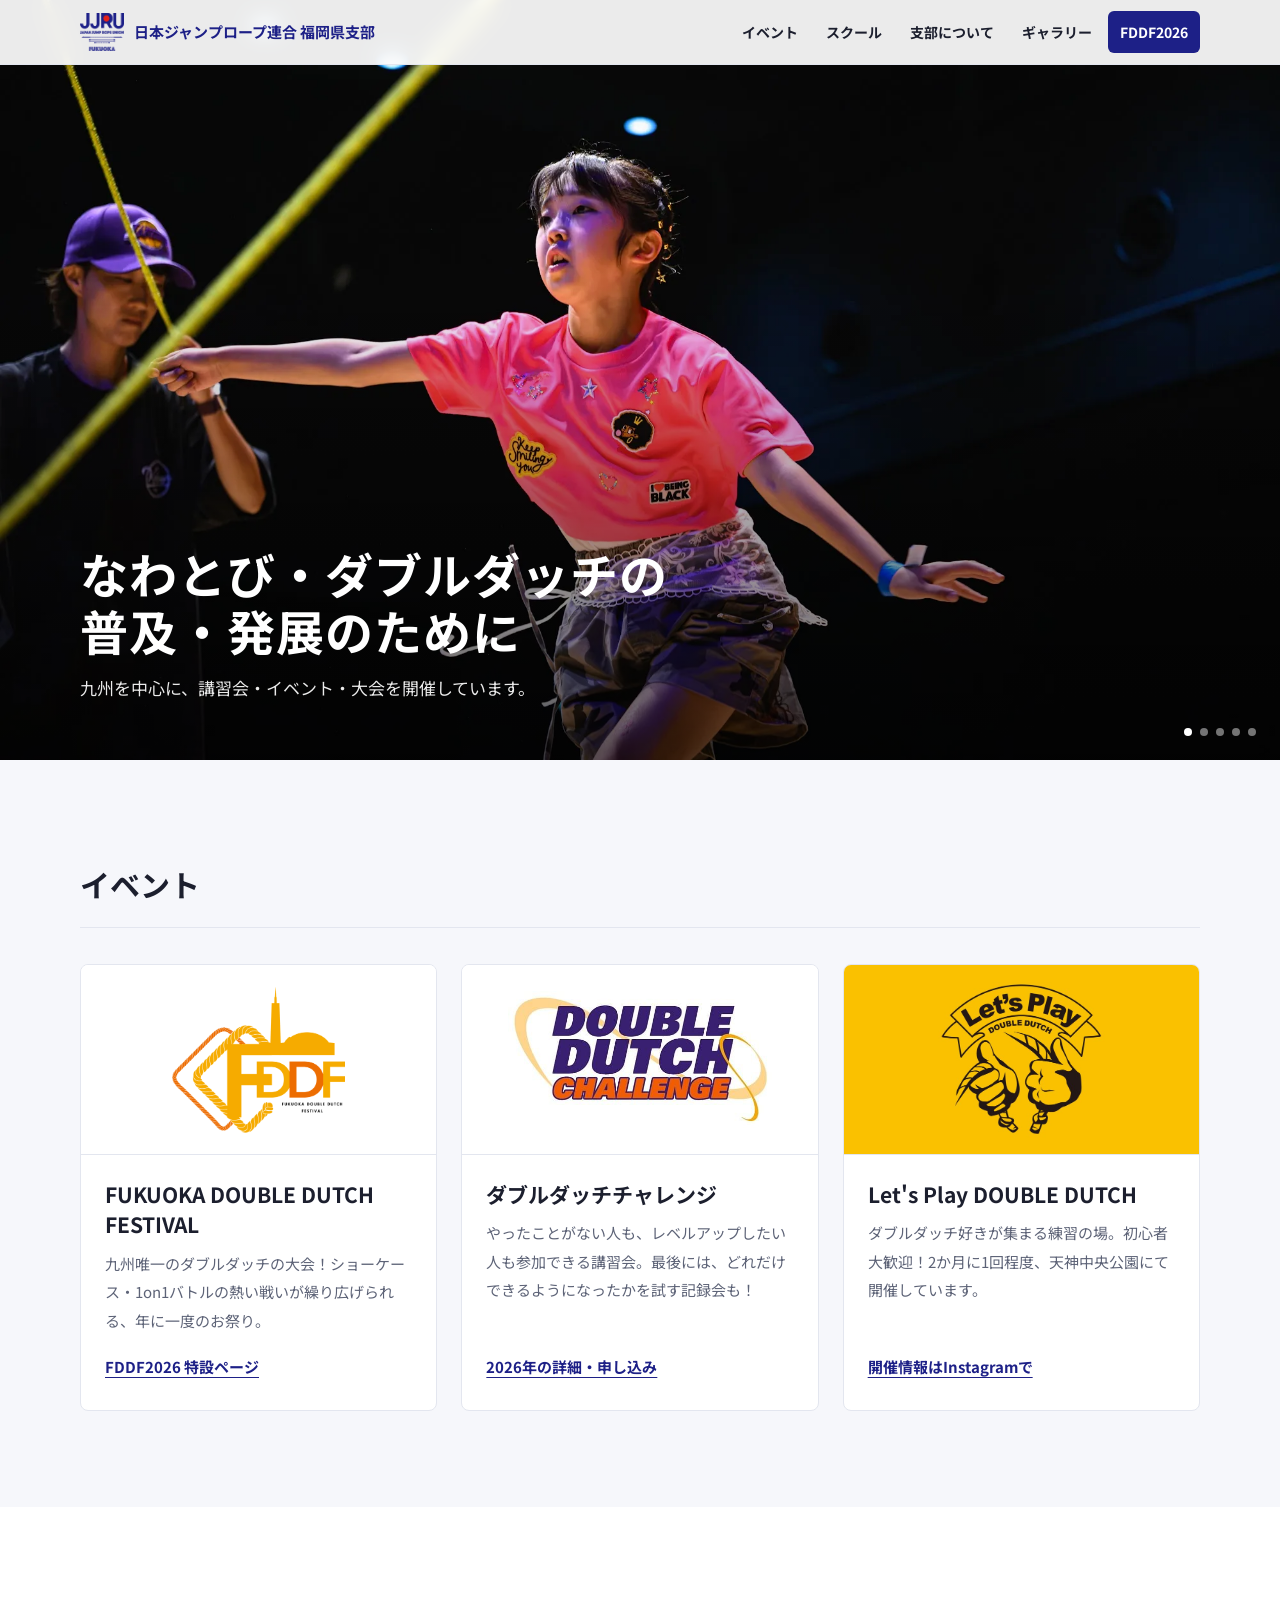
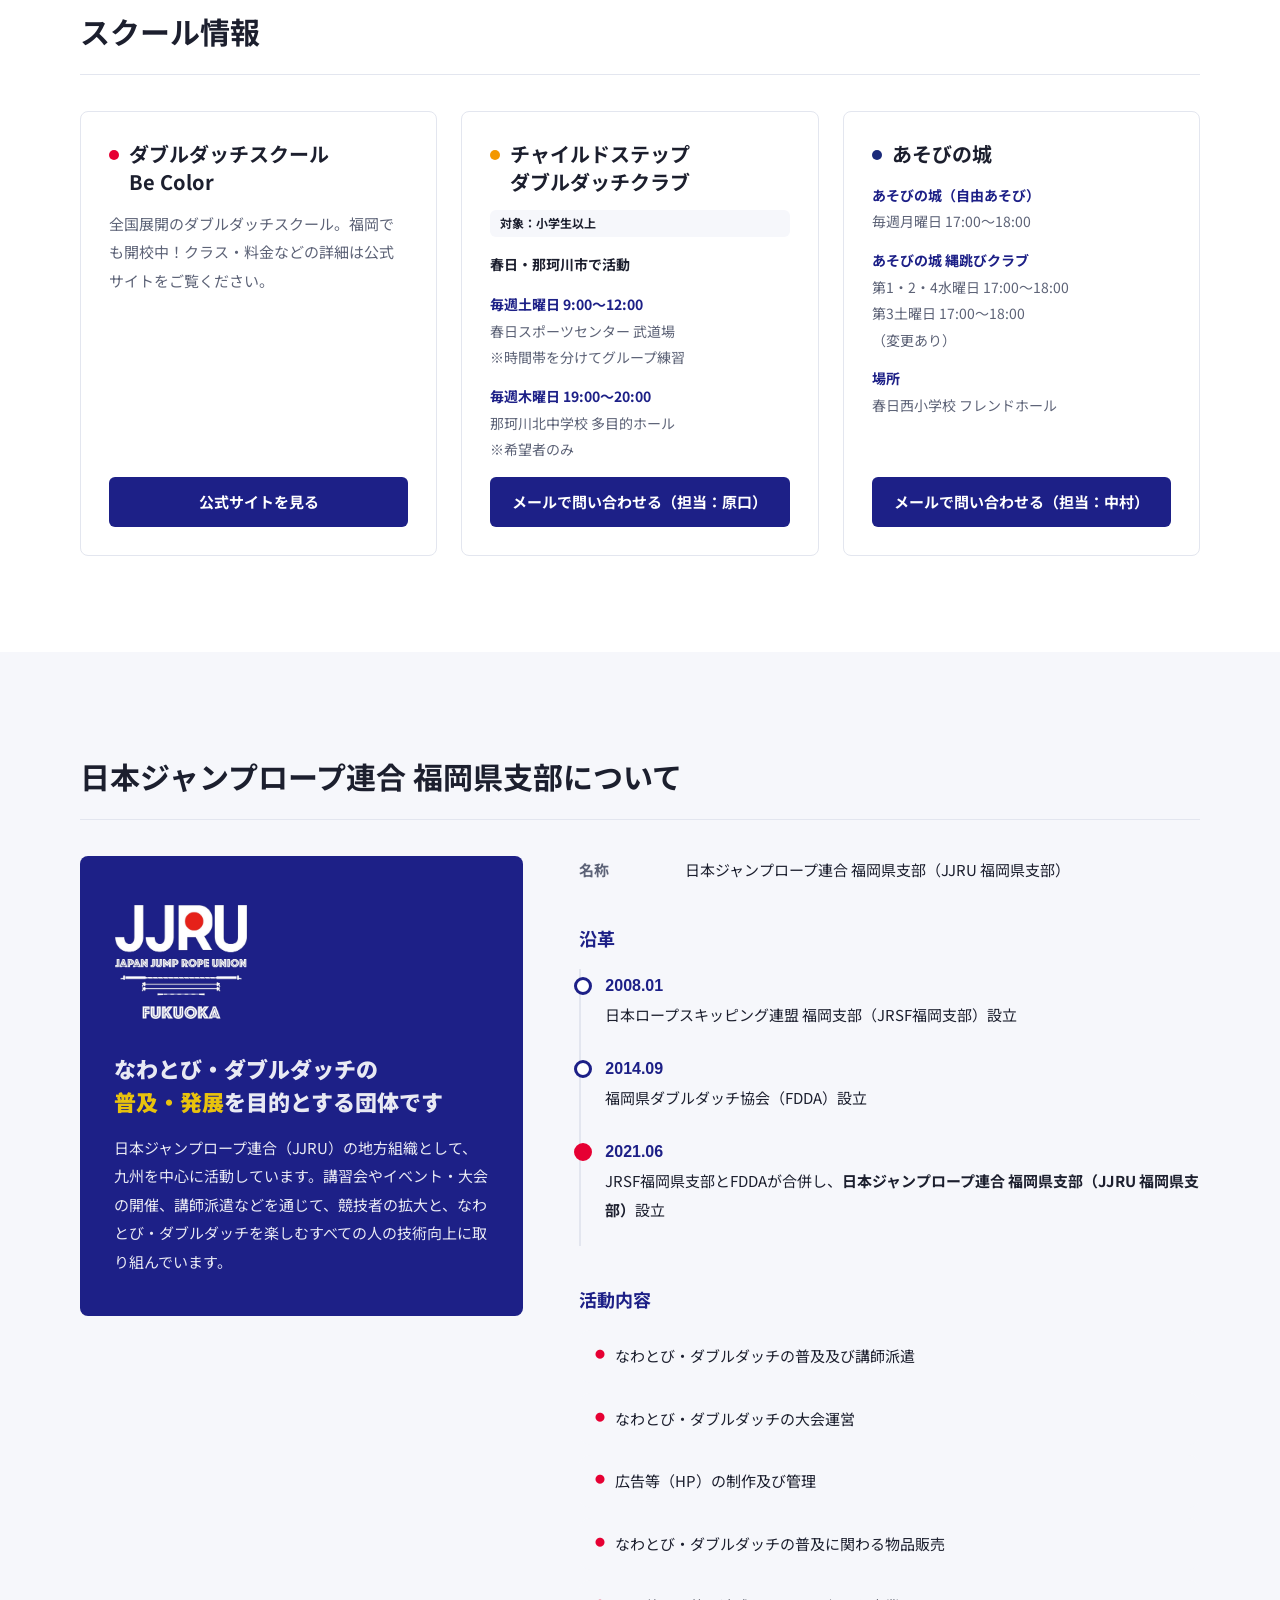
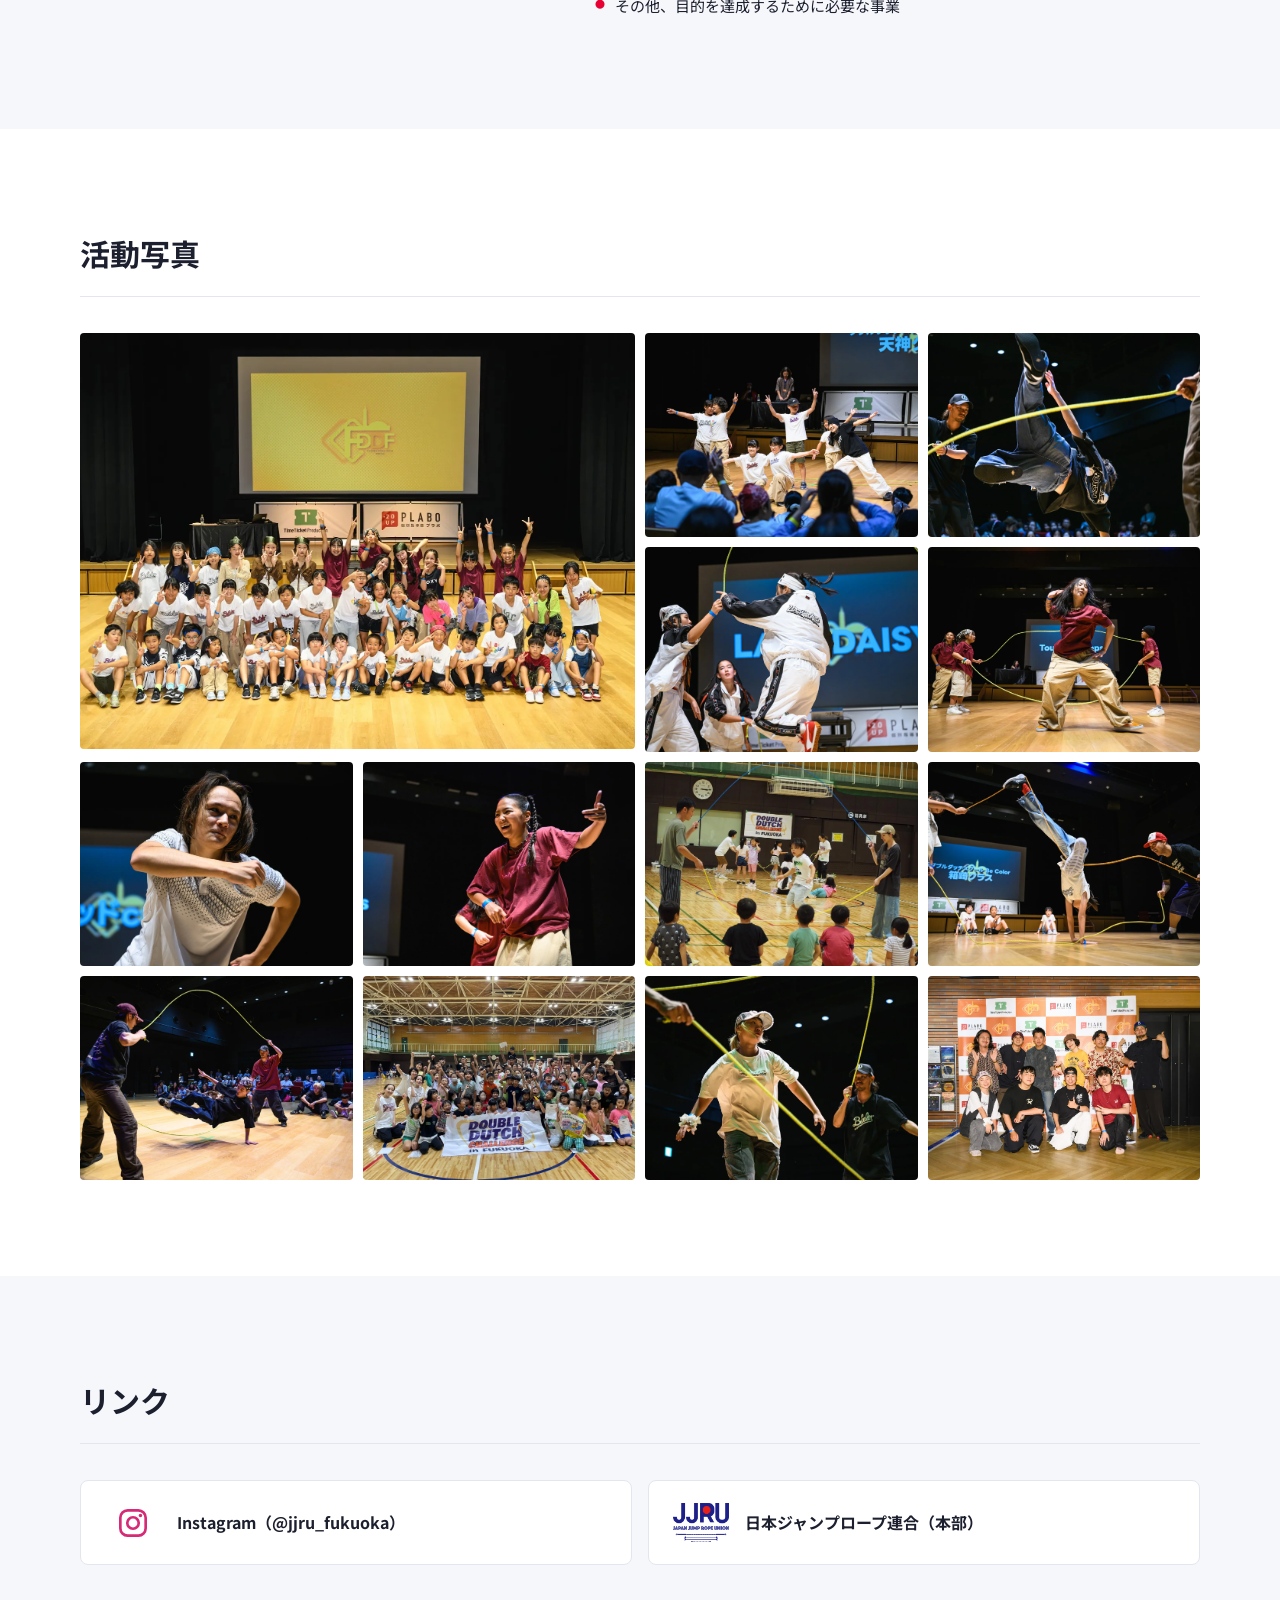
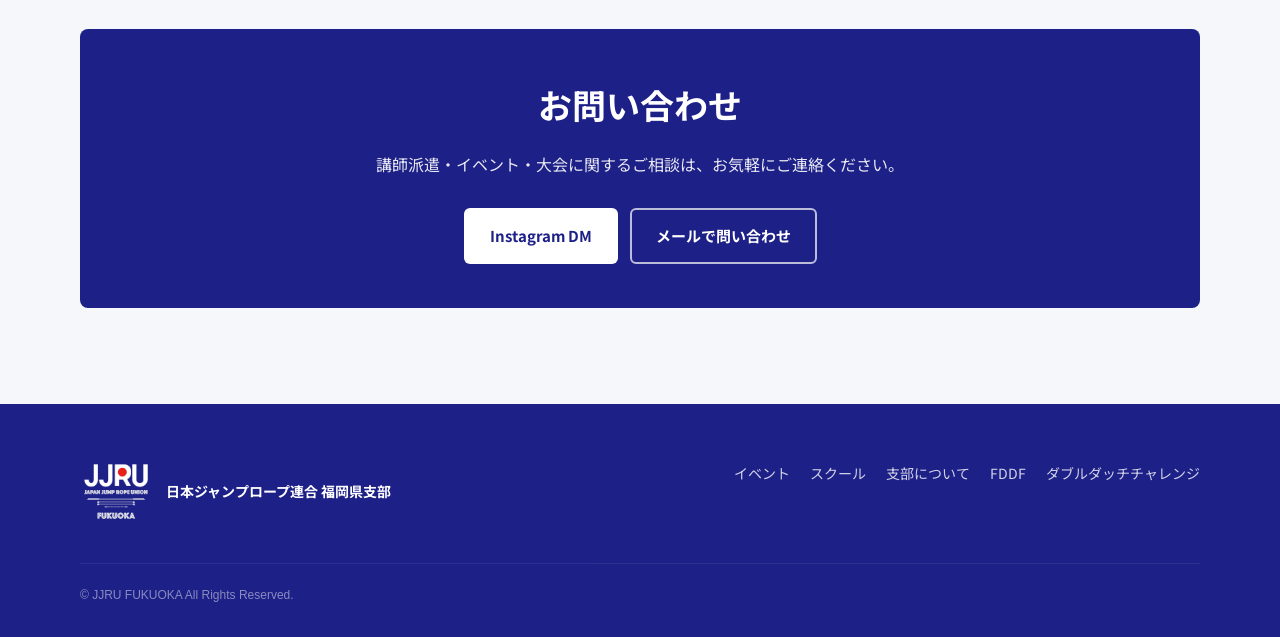
<file: index.html>
<!doctype html>
<html lang="ja">
<head>
<meta charset="utf-8">
<meta name="viewport" content="width=device-width,initial-scale=1">
<title>日本ジャンプロープ連合 福岡県支部</title>
<meta name="description" content="日本ジャンプロープ連合 福岡県支部（JJRU 福岡県支部）。なわとび・ダブルダッチの普及、講習会・大会（FDDF）の運営を九州を中心に行っています。">
<meta property="og:title" content="日本ジャンプロープ連合 福岡県支部">
<meta property="og:description" content="なわとび・ダブルダッチの普及・発展を目的に、九州を中心に講習会・イベント・大会を開催しています。">
<meta property="og:image" content="img/top/jjru-logo-blue.jpg">
<meta property="og:type" content="website">
<link rel="icon" type="image/png" sizes="32x32" href="img/top/favicon-32.png">
<link rel="icon" type="image/png" sizes="512x512" href="img/top/jjru-icon-512.png">
<link rel="apple-touch-icon" href="img/top/apple-touch-icon.png">
<link rel="preconnect" href="https://fonts.googleapis.com">
<link rel="preconnect" href="https://fonts.gstatic.com" crossorigin>
<link href="https://fonts.googleapis.com/css2?family=Noto+Sans+JP:wght@400;500;700&display=swap" rel="stylesheet">
<link rel="stylesheet" href="css/style.css">
</head>
<body>

<header class="site-header">
  <div class="wrap">
    <a class="brand" href="./">
      <img src="img/top/jjru-logo.png" alt="JJRU">
      <span>日本ジャンプロープ連合 福岡県支部</span>
    </a>
    <button class="menu-btn" aria-label="メニュー"><span></span><span></span><span></span></button>
    <nav class="nav">
      <a href="#event">イベント</a>
      <a href="#school">スクール</a>
      <a href="#about">支部について</a>
      <a href="#gallery">ギャラリー</a>
      <a href="fddf/" class="cta">FDDF2026</a>
    </nav>
  </div>
</header>

<section class="hero">
  <div class="slides">
    <img class="photo is-on" src="img/fddf2026/hero-2.webp" alt="縄の中で跳ぶ女の子" style="object-position:45% 35%">
    <img class="photo" loading="lazy" src="img/fddf2026/hero-4.webp" alt="縄を跳びながらガッツポーズする子ども" style="object-position:58% 35%">
    <img class="photo" loading="lazy" src="img/fddf2026/hero-1.webp" alt="FDDF2026 ショーケースで縄を跳ぶチーム" style="object-position:50% 40%">
    <img class="photo" loading="lazy" src="img/fddf2026/hero-3.webp" alt="客席で拍手する子どもたち" style="object-position:40% 45%">
    <img class="photo" loading="lazy" src="img/gallery/02.webp" alt="ダブルダッチチャレンジに集まった子どもたち" style="object-position:50% 50%">
  </div>
  <div class="slide-dots" aria-hidden="true"><i class="is-on"></i><i></i><i></i><i></i><i></i></div>
  <div class="hero-inner wrap">
    <h1><span class="nb">なわとび・ダブルダッチの</span><br><span class="nb">普及・発展のために</span></h1>
    <p class="lead">九州を中心に、講習会・イベント・大会を開催しています。</p>
  </div>
</section>

<!-- EVENT -->
<section id="event" class="soft">
  <div class="wrap">
    <div class="sec-head reveal"><div class="ja">イベント</div></div>
    <div class="events">
      <article class="event reveal">
        <div class="thumb"><img src="img/fddf/fddf-logo.png" alt="FUKUOKA DOUBLE DUTCH FESTIVAL"></div>
        <div class="body">
          <h3>FUKUOKA DOUBLE DUTCH FESTIVAL</h3>
          <p>九州唯一のダブルダッチの大会！ショーケース・1on1バトルの熱い戦いが繰り広げられる、年に一度のお祭り。</p>
          <a class="more" href="fddf/">FDDF2026 特設ページ</a>
        </div>
      </article>
      <article class="event reveal">
        <div class="thumb"><img src="img/top/ddc-logo.png" alt="DOUBLE DUTCH CHALLENGE"></div>
        <div class="body">
          <h3>ダブルダッチチャレンジ</h3>
          <p>やったことがない人も、レベルアップしたい人も参加できる講習会。最後には、どれだけできるようになったかを試す記録会も！</p>
          <a class="more" href="challenge/">2026年の詳細・申し込み</a>
        </div>
      </article>
      <article class="event reveal">
        <div class="thumb photo"><img src="img/top/letsplay.jpg" alt="Let's Play DOUBLE DUTCH"></div>
        <div class="body">
          <h3>Let's Play DOUBLE DUTCH</h3>
          <p>ダブルダッチ好きが集まる練習の場。初心者大歓迎！2か月に1回程度、天神中央公園にて開催しています。</p>
          <a class="more" href="https://instagram.com/jjru_fukuoka" target="_blank" rel="noopener">開催情報はInstagramで</a>
        </div>
      </article>
    </div>
  </div>
</section>

<!-- SCHOOL -->
<section id="school">
  <div class="wrap">
    <div class="sec-head reveal"><div class="ja">スクール情報</div></div>
    <div class="schools">
      <div class="school reveal" style="--c:#e60033">
        <h3><span>ダブルダッチスクール <span class="nb">Be Color</span></span></h3>
        <p style="font-size:15px;color:var(--muted)">全国展開のダブルダッチスクール。福岡でも開校中！クラス・料金などの詳細は公式サイトをご覧ください。</p>
        <a class="school-btn" href="https://becolor.jp/" target="_blank" rel="noopener">公式サイトを見る</a>
      </div>
      <div class="school reveal" style="--c:#f39800">
        <h3><span>チャイルドステップ<br>ダブルダッチクラブ</span></h3>
        <span class="target">対象：小学生以上</span>
        <p style="font-size:14px;font-weight:700">春日・那珂川市で活動</p>
        <dl>
          <div><dt>毎週土曜日 9:00〜12:00</dt><dd>春日スポーツセンター 武道場<br>※時間帯を分けてグループ練習</dd></div>
          <div><dt>毎週木曜日 19:00〜20:00</dt><dd>那珂川北中学校 多目的ホール<br>※希望者のみ</dd></div>
        </dl>
        <a class="school-btn" href="mailto:funfitclub1994@outlook.jp">メールで問い合わせる（担当：原口）</a>
      </div>
      <div class="school reveal" style="--c:#1b2a7a">
        <h3>あそびの城</h3>
        <dl>
          <div><dt>あそびの城（自由あそび）</dt><dd>毎週月曜日 17:00〜18:00</dd></div>
          <div><dt>あそびの城 縄跳びクラブ</dt><dd>第1・2・4水曜日 17:00〜18:00<br>第3土曜日 17:00〜18:00<br>（変更あり）</dd></div>
          <div><dt>場所</dt><dd>春日西小学校 フレンドホール</dd></div>
        </dl>
        <a class="school-btn" href="mailto:yoshimi38-38@i.softbank.jp">メールで問い合わせる（担当：中村）</a>
      </div>
    </div>
  </div>
</section>

<!-- ABOUT -->
<section id="about" class="soft">
  <div class="wrap">
    <div class="sec-head reveal"><div class="ja">日本ジャンプロープ連合 福岡県支部について</div></div>
    <div class="about">
      <div class="mission reveal">
        <img src="img/top/jjru-logo-blue.jpg" alt="JJRU">
        <p class="q">なわとび・ダブルダッチの<br><span>普及・発展</span>を目的とする団体です</p>
        <p>日本ジャンプロープ連合（JJRU）の地方組織として、九州を中心に活動しています。講習会やイベント・大会の開催、講師派遣などを通じて、競技者の拡大と、なわとび・ダブルダッチを楽しむすべての人の技術向上に取り組んでいます。</p>
      </div>
      <div class="reveal">
        <dl class="info">
          <dt>名称</dt><dd>日本ジャンプロープ連合 福岡県支部（JJRU 福岡県支部）</dd>
        </dl>
        <h3>沿革</h3>
        <ul class="timeline">
          <li><time>2008.01</time><p>日本ロープスキッピング連盟 福岡支部（JRSF福岡支部）設立</p></li>
          <li><time>2014.09</time><p>福岡県ダブルダッチ協会（FDDA）設立</p></li>
          <li><time>2021.06</time><p>JRSF福岡県支部とFDDAが合併し、<strong>日本ジャンプロープ連合 福岡県支部（JJRU 福岡県支部）</strong>設立</p></li>
        </ul>
        <h3>活動内容</h3>
        <ul class="activities">
          <li>なわとび・ダブルダッチの普及及び講師派遣</li>
          <li>なわとび・ダブルダッチの大会運営</li>
          <li>広告等（HP）の制作及び管理</li>
          <li>なわとび・ダブルダッチの普及に関わる物品販売</li>
          <li>その他、目的を達成するために必要な事業</li>
        </ul>
      </div>
    </div>
  </div>
</section>

<!-- GALLERY -->
<section id="gallery">
  <div class="wrap">
    <div class="sec-head reveal"><div class="ja">活動写真</div></div>
    <div class="gallery reveal">
      <button data-full="img/fddf2026/group.webp"><img src="img/fddf2026/group.webp" alt="FDDF2026 集合写真" loading="lazy"></button>
      <button data-full="img/fddf2026/free-1.webp"><img src="img/fddf2026/free-1.webp" alt="FDDF2026 ショーケース" loading="lazy"></button>
      <button data-full="img/fddf2026/choryumon-1.webp"><img src="img/fddf2026/choryumon-1.webp" alt="FDDF2026 跳龍門" loading="lazy"></button>
      <button data-full="img/fddf2026/comp-1.webp"><img src="img/fddf2026/comp-1.webp" alt="FDDF2026 ショーケース" loading="lazy"></button>
      <button data-full="img/fddf2026/comp-2.webp"><img src="img/fddf2026/comp-2.webp" alt="FDDF2026 ショーケース" loading="lazy"></button>
      <button data-full="img/fddf2026/free-3.webp"><img src="img/fddf2026/free-3.webp" alt="FDDF2026 ショーケース" loading="lazy"></button>
      <button data-full="img/fddf2026/comp-3.webp"><img src="img/fddf2026/comp-3.webp" alt="FDDF2026 ショーケース" loading="lazy"></button>
      <button data-full="img/gallery/04.webp"><img src="img/gallery/04.webp" alt="ダブルダッチチャレンジ" loading="lazy"></button>
      <button data-full="img/fddf2026/free-2.webp"><img src="img/fddf2026/free-2.webp" alt="FDDF2026 ショーケース" loading="lazy"></button>
      <button data-full="img/fddf2026/choryumon-3.webp"><img src="img/fddf2026/choryumon-3.webp" alt="FDDF2026 跳龍門" loading="lazy"></button>
      <button data-full="img/gallery/06.webp"><img src="img/gallery/06.webp" alt="ダブルダッチチャレンジ" loading="lazy"></button>
      <button data-full="img/fddf2026/choryumon-2.webp"><img src="img/fddf2026/choryumon-2.webp" alt="FDDF2026 跳龍門" loading="lazy"></button>
      <button data-full="img/fddf2026/cast-group.webp"><img src="img/fddf2026/cast-group.webp" alt="FDDF2026 キャスト" loading="lazy"></button>
    </div>
  </div>
</section>

<!-- LINKS + CONTACT -->
<section id="contact" class="soft">
  <div class="wrap">
    <div class="sec-head reveal"><div class="ja">リンク</div></div>
    <div class="link-cards reveal" style="margin-bottom:64px">
      <a class="link-card" href="https://instagram.com/jjru_fukuoka" target="_blank" rel="noopener">
        <svg class="lc-icon" viewBox="0 0 24 24" aria-hidden="true"><rect x="2.5" y="2.5" width="19" height="19" rx="5.5" fill="none" stroke="currentColor" stroke-width="2"/><circle cx="12" cy="12" r="4.3" fill="none" stroke="currentColor" stroke-width="2"/><circle cx="17.6" cy="6.4" r="1.3" fill="currentColor"/></svg>
        <span>Instagram（@jjru_fukuoka）</span>
      </a>
      <a class="link-card" href="https://jjru.sport/jjru/" target="_blank" rel="noopener">
        <img class="lc-logo" src="img/top/jjru-logo-nofukuoka.png" alt="" width="800" height="547">
        <span>日本ジャンプロープ連合（本部）</span>
      </a>
    </div>
    <div class="contact-box reveal">
      <h2>お問い合わせ</h2>
      <p>講師派遣・イベント・大会に関するご相談は、お気軽にご連絡ください。</p>
      <div class="btns">
        <a class="btn btn-white" href="https://instagram.com/jjru_fukuoka" target="_blank" rel="noopener">Instagram DM</a>
        <a class="btn btn-ghost" href="mailto:fukuoka.ddfes@gmail.com">メールで問い合わせ</a>
      </div>
    </div>
  </div>
</section>

<footer class="site-footer">
  <div class="wrap">
    <div class="f-brand">
      <img src="img/top/jjru-logo-blue.jpg" alt="">
      <div><strong>日本ジャンプロープ連合 福岡県支部</strong></div>
    </div>
    <nav>
      <a href="#event">イベント</a><a href="#school">スクール</a><a href="#about">支部について</a><a href="fddf/">FDDF</a><a href="challenge/">ダブルダッチチャレンジ</a>
    </nav>
    <div class="copy">© JJRU FUKUOKA All Rights Reserved.</div>
  </div>
</footer>

<div class="lightbox"><button class="close" aria-label="閉じる">×</button><img alt=""></div>
<script src="js/main.js"></script>
</body>
</html>
</file>
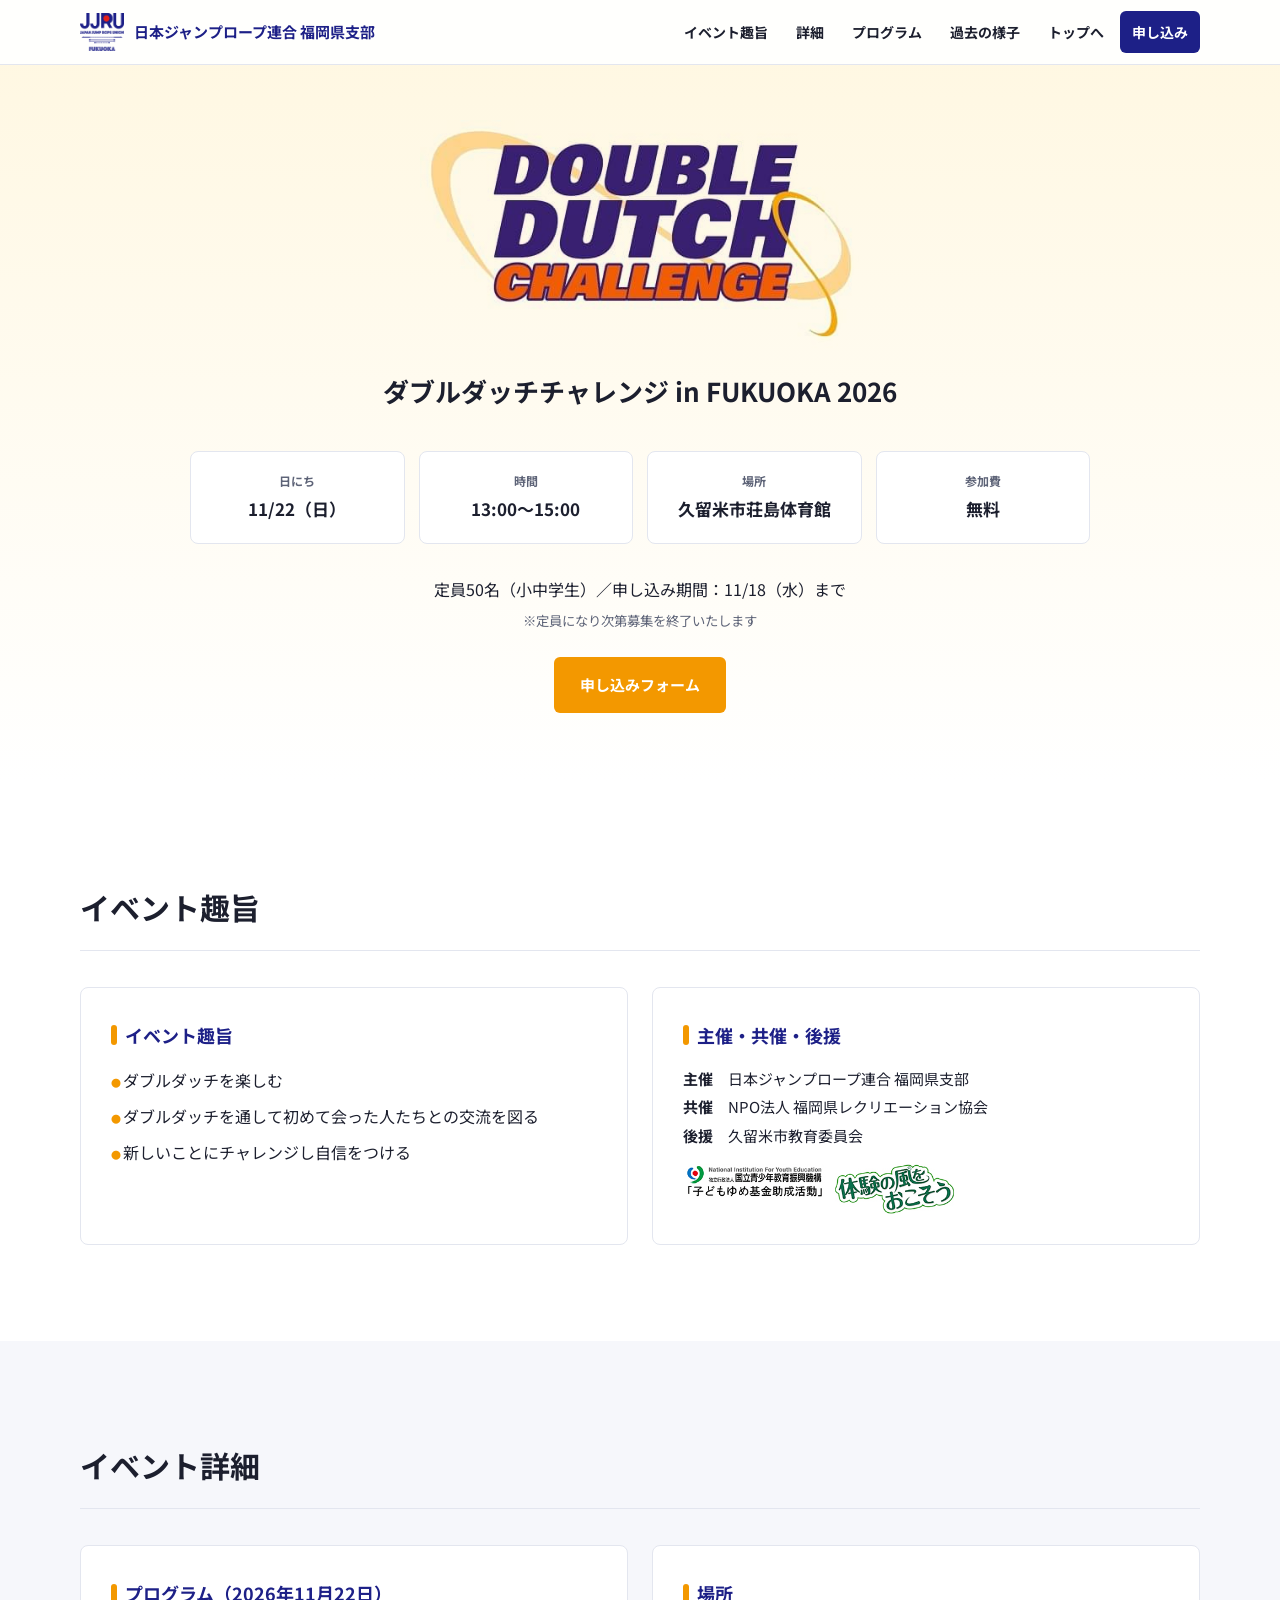
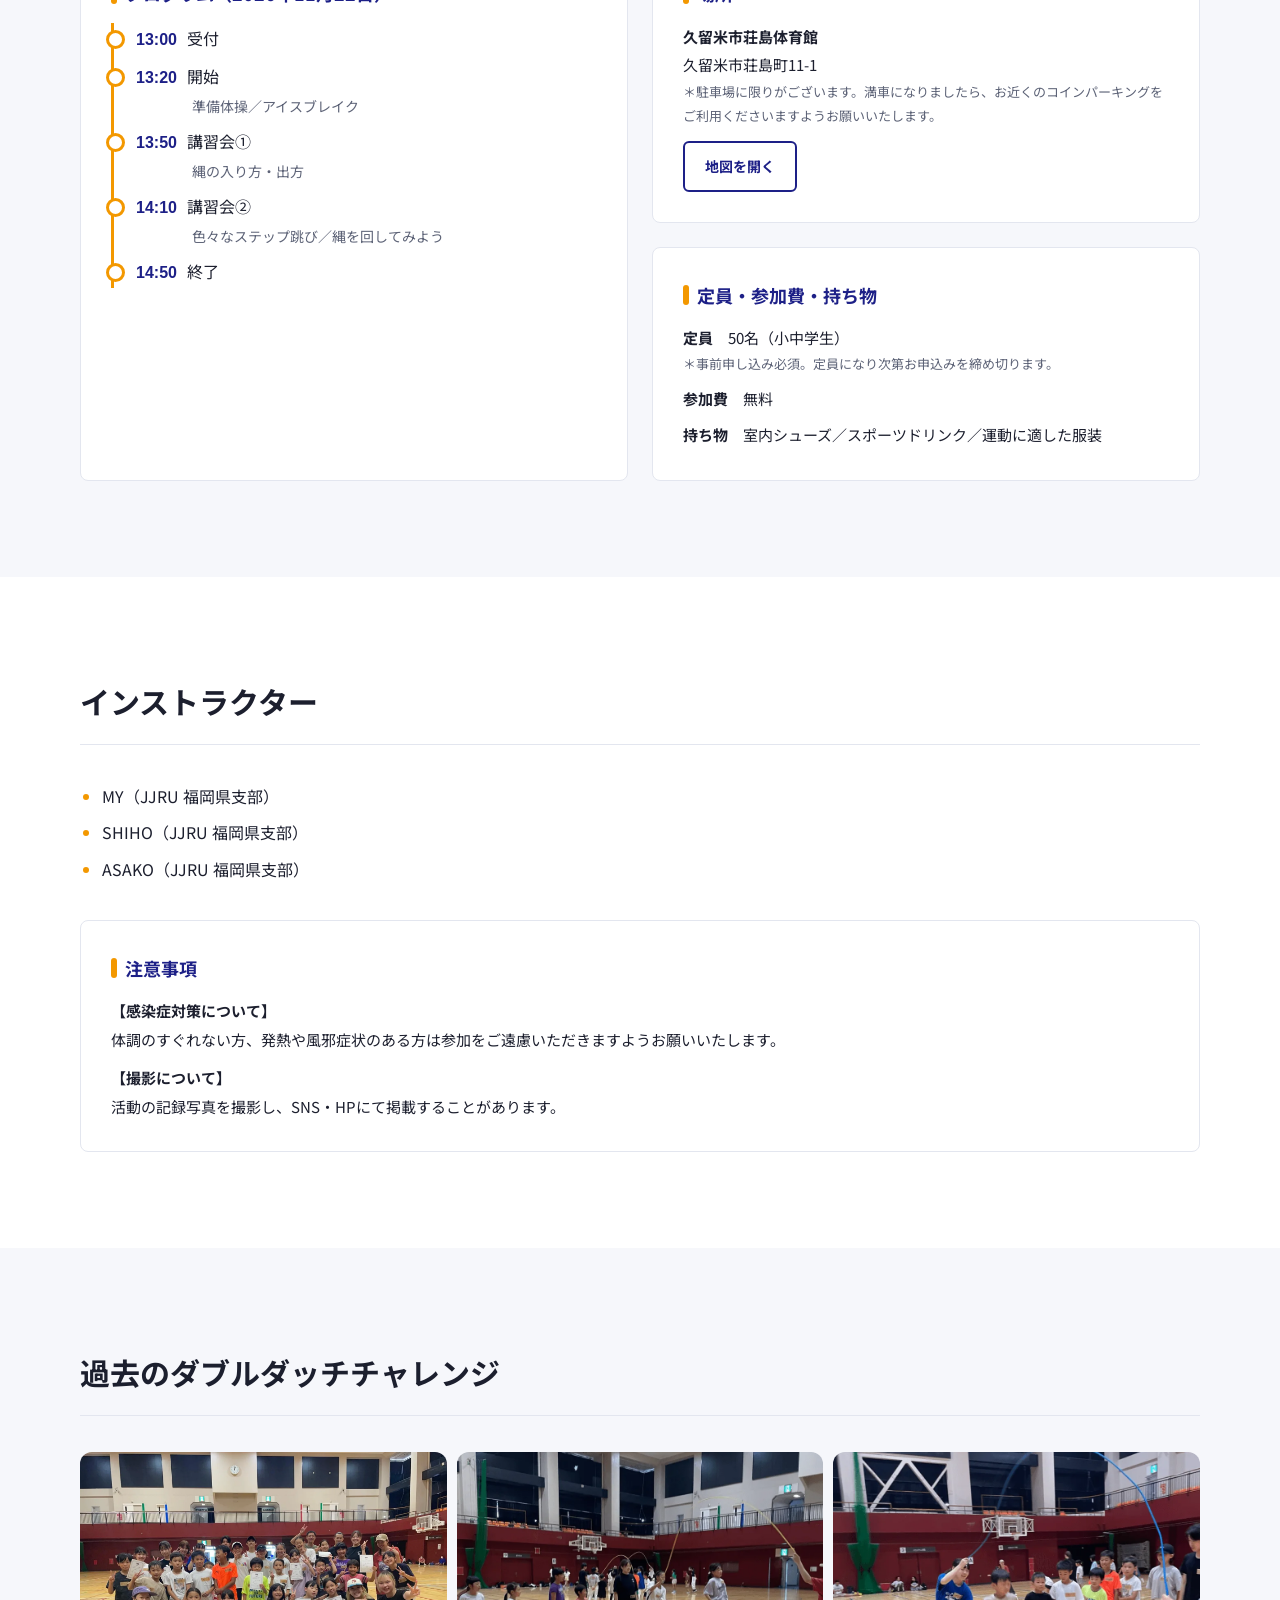
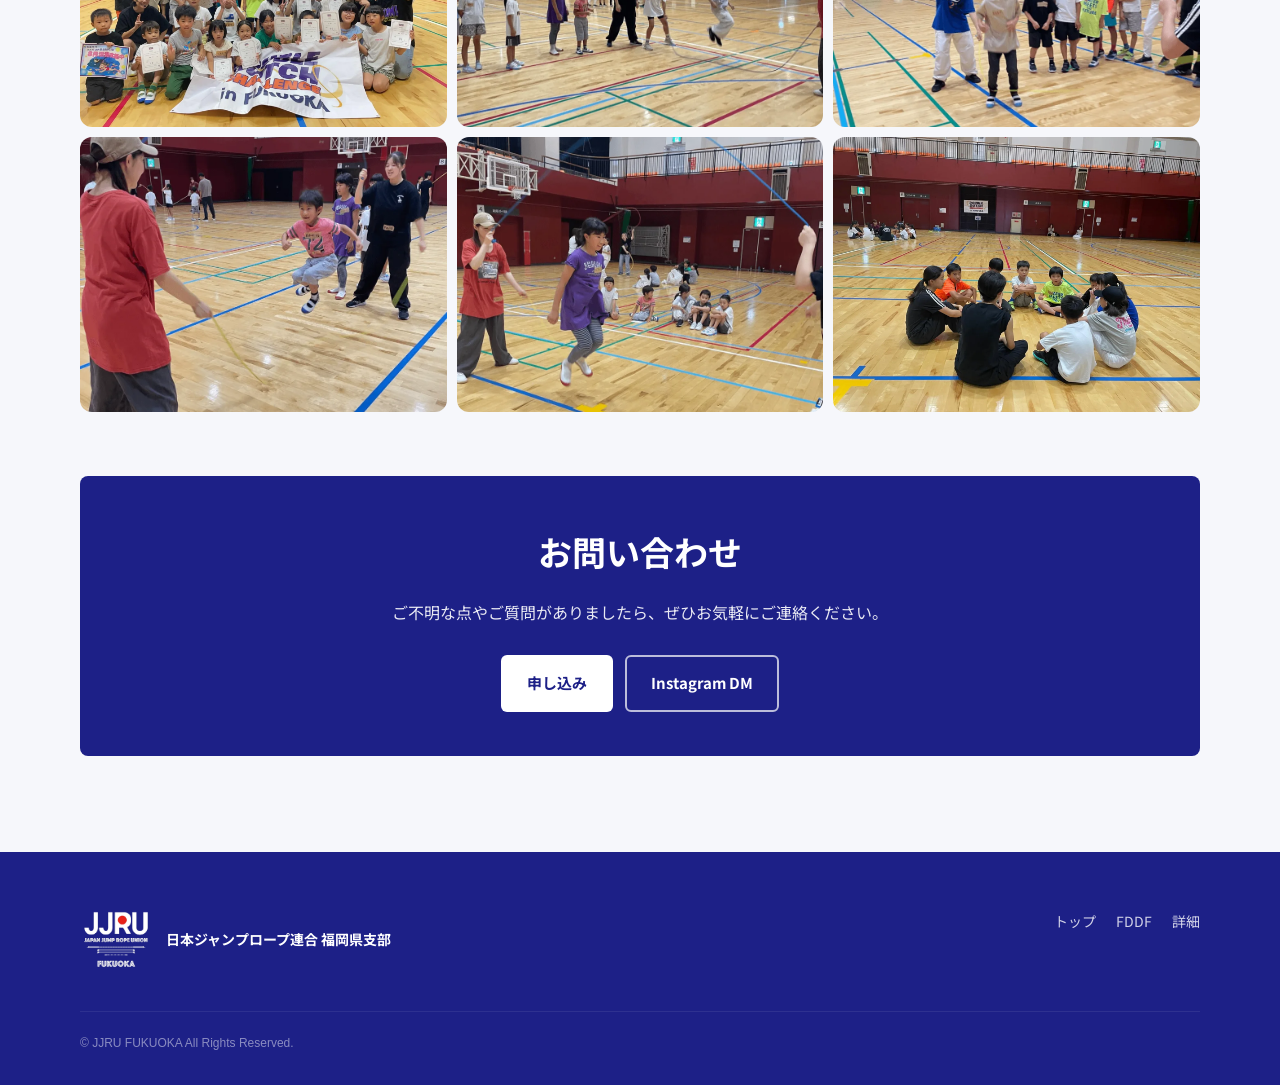
<file: challenge/index.html>
<!doctype html>
<html lang="ja">
<head>
<meta charset="utf-8">
<meta name="viewport" content="width=device-width,initial-scale=1">
<title>ダブルダッチチャレンジ2026｜日本ジャンプロープ連合 福岡県支部</title>
<meta name="description" content="ダブルダッチをやったことがない人も、レベルアップしたい人も参加できるダブルダッチの講習会。2026年11月22日（日）久留米市荘島体育館にて開催。参加無料。">
<meta property="og:title" content="ダブルダッチチャレンジ2026">
<meta property="og:image" content="../img/top/ddc-logo.png">
<link rel="icon" type="image/png" sizes="32x32" href="../img/top/favicon-32.png">
<link rel="icon" type="image/png" sizes="512x512" href="../img/top/jjru-icon-512.png">
<link rel="apple-touch-icon" href="../img/top/apple-touch-icon.png">
<link rel="preconnect" href="https://fonts.googleapis.com">
<link rel="preconnect" href="https://fonts.gstatic.com" crossorigin>
<link href="https://fonts.googleapis.com/css2?family=Noto+Sans+JP:wght@400;500;700&display=swap" rel="stylesheet">
<link rel="stylesheet" href="../css/style.css">
<style>
  .c-hero{padding:120px 0 70px;background:linear-gradient(180deg,#fff7e0,#fff);text-align:center}
  .c-hero img.logo{width:min(440px,80vw);margin:0 auto 18px}
  .c-hero .year{font-weight:700;font-size:clamp(20px,3vw,26px);color:var(--ink);margin-top:6px}
  .c-facts{display:grid;grid-template-columns:repeat(4,1fr);gap:14px;margin:36px auto 30px;max-width:900px}
  .c-facts div{background:#fff;border:1px solid var(--line);border-radius:8px;padding:18px 12px}
  .c-facts small{display:block;font-size:12px;color:var(--muted);font-weight:700}
  .c-facts b{font-size:17px}
  @media (max-width:700px){.c-facts{grid-template-columns:1fr 1fr}}
  .c-grid{display:grid;grid-template-columns:1fr 1fr;gap:24px}
  .c-card{background:#fff;border:1px solid var(--line);border-radius:var(--radius);padding:30px}
  .c-card h3{font-size:18px;color:var(--navy);margin-bottom:12px;display:flex;align-items:center;gap:8px}
  .c-card h3::before{content:"";width:6px;height:20px;border-radius:3px;background:var(--orange)}
  .c-card ul{list-style:none;display:grid;gap:6px}
  .c-card li::before{content:"● ";color:var(--orange);font-size:10px}
  .c-card p{font-size:15px}
  .c-card .note{font-size:13px;color:var(--muted)}
  @media (max-width:760px){.c-grid{grid-template-columns:1fr}}
  .program{list-style:none;border-left:3px solid var(--orange);padding-left:22px;display:grid;gap:14px}
  .program li{position:relative}
  .program li::before{content:"";position:absolute;left:-30px;top:7px;width:13px;height:13px;border-radius:50%;background:#fff;border:3px solid var(--orange)}
  .program time{font-family:var(--en);font-weight:800;color:var(--navy);margin-right:10px}
  .program span{display:block;font-size:14px;color:var(--muted);padding-left:56px}
  .instructors{list-style:disc;padding-left:1.4em;display:grid;gap:6px;font-size:16px}
  .instructors li::marker{color:var(--orange)}
  .past{display:grid;grid-template-columns:repeat(3,1fr);gap:10px}
  .past button{border:0;padding:0;border-radius:12px;overflow:hidden;aspect-ratio:4/3;cursor:zoom-in}
  .past img{width:100%;height:100%;object-fit:cover}
  @media (max-width:600px){.past{grid-template-columns:1fr 1fr}}
</style>
</head>
<body>

<header class="site-header">
  <div class="wrap">
    <a class="brand" href="../">
      <img src="../img/top/jjru-logo.png" alt="JJRU">
      <span>日本ジャンプロープ連合 福岡県支部</span>
    </a>
    <button class="menu-btn" aria-label="メニュー"><span></span><span></span><span></span></button>
    <nav class="nav">
      <a href="#about">イベント趣旨</a>
      <a href="#detail">詳細</a>
      <a href="#program">プログラム</a>
      <a href="#past">過去の様子</a>
      <a href="../">トップへ</a>
      <a href="https://forms.gle/fW5Gbu2fzRyV74wA7" target="_blank" rel="noopener" class="cta">申し込み</a>
    </nav>
  </div>
</header>

<section class="c-hero">
  <div class="wrap">
    <img class="logo" src="../img/top/ddc-logo.png" alt="DOUBLE DUTCH CHALLENGE">
    <h1 class="year">ダブルダッチチャレンジ in FUKUOKA 2026</h1>
    <div class="c-facts">
      <div><small>日にち</small><b>11/22（日）</b></div>
      <div><small>時間</small><b>13:00〜15:00</b></div>
      <div><small>場所</small><b>久留米市荘島体育館</b></div>
      <div><small>参加費</small><b>無料</b></div>
    </div>
    <p style="margin-bottom:22px">定員50名（小中学生）／申し込み期間：11/18（水）まで<br><small style="color:var(--muted)">※定員になり次第募集を終了いたします</small></p>
    <a class="btn btn-orange" href="https://forms.gle/fW5Gbu2fzRyV74wA7" target="_blank" rel="noopener">申し込みフォーム</a>
  </div>
</section>

<section id="about">
  <div class="wrap">
    <div class="sec-head reveal"><div class="ja">イベント趣旨</div></div>
    <div class="c-grid">
      <div class="c-card reveal">
        <h3>イベント趣旨</h3>
        <ul>
          <li>ダブルダッチを楽しむ</li>
          <li>ダブルダッチを通して初めて会った人たちとの交流を図る</li>
          <li>新しいことにチャレンジし自信をつける</li>
        </ul>
      </div>
      <div class="c-card reveal">
        <h3>主催・共催・後援</h3>
        <p><b>主催</b>　日本ジャンプロープ連合 福岡県支部</p>
        <p><b>共催</b>　NPO法人 福岡県レクリエーション協会</p>
        <p><b>後援</b>　久留米市教育委員会</p>
        <img src="../img/challenge/yume-kikin.png" alt="国立青少年教育振興機構「子どもゆめ基金助成活動」" style="max-width:280px;margin-top:14px">
      </div>
    </div>
  </div>
</section>

<section id="detail" class="soft">
  <div class="wrap">
    <div class="sec-head reveal"><div class="ja">イベント詳細</div></div>
    <div class="c-grid">
      <div class="c-card reveal" id="program">
        <h3>プログラム（2026年11月22日）</h3>
        <ul class="program">
          <li><time>13:00</time>受付</li>
          <li><time>13:20</time>開始<span>準備体操／アイスブレイク</span></li>
          <li><time>13:50</time>講習会①<span>縄の入り方・出方</span></li>
          <li><time>14:10</time>講習会②<span>色々なステップ跳び／縄を回してみよう</span></li>
          <li><time>14:50</time>終了</li>
        </ul>
      </div>
      <div style="display:grid;gap:24px">
        <div class="c-card reveal">
          <h3>場所</h3>
          <p><b>久留米市荘島体育館</b><br>久留米市荘島町11-1</p>
          <p class="note">＊駐車場に限りがございます。満車になりましたら、お近くのコインパーキングをご利用くださいますようお願いいたします。</p>
          <a class="btn btn-line" style="margin-top:12px;padding:10px 20px;font-size:14px" href="https://www.google.com/maps/search/?api=1&query=久留米市荘島体育館" target="_blank" rel="noopener">地図を開く</a>
        </div>
        <div class="c-card reveal">
          <h3>定員・参加費・持ち物</h3>
          <p><b>定員</b>　50名（小中学生）</p>
          <p class="note">＊事前申し込み必須。定員になり次第お申込みを締め切ります。</p>
          <p style="margin-top:8px"><b>参加費</b>　無料</p>
          <p style="margin-top:8px"><b>持ち物</b>　室内シューズ／スポーツドリンク／運動に適した服装</p>
        </div>
      </div>
    </div>
  </div>
</section>

<section>
  <div class="wrap">
    <div class="sec-head reveal"><div class="ja">インストラクター</div></div>
    <ul class="instructors reveal">
      <li>MY（JJRU 福岡県支部）</li>
      <li>SHIHO（JJRU 福岡県支部）</li>
      <li>ASAKO（JJRU 福岡県支部）</li>
    </ul>
    <div class="c-card reveal" style="margin-top:36px">
      <h3>注意事項</h3>
      <p><b>【感染症対策について】</b><br>体調のすぐれない方、発熱や風邪症状のある方は参加をご遠慮いただきますようお願いいたします。</p>
      <p style="margin-top:10px"><b>【撮影について】</b><br>活動の記録写真を撮影し、SNS・HPにて掲載することがあります。</p>
    </div>
  </div>
</section>

<section id="past" class="soft">
  <div class="wrap">
    <div class="sec-head reveal"><div class="ja">過去のダブルダッチチャレンジ</div></div>
    <div class="past reveal">
      <button data-full="../img/challenge/past-01.webp"><img src="../img/challenge/past-01.webp" alt="過去のダブルダッチチャレンジ" loading="lazy"></button>
      <button data-full="../img/challenge/past-02.webp"><img src="../img/challenge/past-02.webp" alt="過去のダブルダッチチャレンジ" loading="lazy"></button>
      <button data-full="../img/challenge/past-03.webp"><img src="../img/challenge/past-03.webp" alt="過去のダブルダッチチャレンジ" loading="lazy"></button>
      <button data-full="../img/challenge/past-04.webp"><img src="../img/challenge/past-04.webp" alt="過去のダブルダッチチャレンジ" loading="lazy"></button>
      <button data-full="../img/challenge/past-05.webp"><img src="../img/challenge/past-05.webp" alt="過去のダブルダッチチャレンジ" loading="lazy"></button>
      <button data-full="../img/challenge/past-06.webp"><img src="../img/challenge/past-06.webp" alt="過去のダブルダッチチャレンジ" loading="lazy"></button>
    </div>
    <div class="contact-box reveal" style="margin-top:64px">
      <h2>お問い合わせ</h2>
      <p>ご不明な点やご質問がありましたら、ぜひお気軽にご連絡ください。</p>
      <div class="btns">
        <a class="btn btn-white" href="https://forms.gle/fW5Gbu2fzRyV74wA7" target="_blank" rel="noopener">申し込み</a>
        <a class="btn btn-ghost" href="https://instagram.com/jjru_fukuoka" target="_blank" rel="noopener">Instagram DM</a>
      </div>
    </div>
  </div>
</section>

<footer class="site-footer">
  <div class="wrap">
    <div class="f-brand">
      <img src="../img/top/jjru-logo-blue.jpg" alt="">
      <div><strong>日本ジャンプロープ連合 福岡県支部</strong></div>
    </div>
    <nav><a href="../">トップ</a><a href="../fddf/">FDDF</a><a href="#detail">詳細</a></nav>
    <div class="copy">© JJRU FUKUOKA All Rights Reserved.</div>
  </div>
</footer>

<div class="lightbox"><button class="close" aria-label="閉じる">×</button><img alt=""></div>
<script src="../js/main.js"></script>
</body>
</html>
</file>
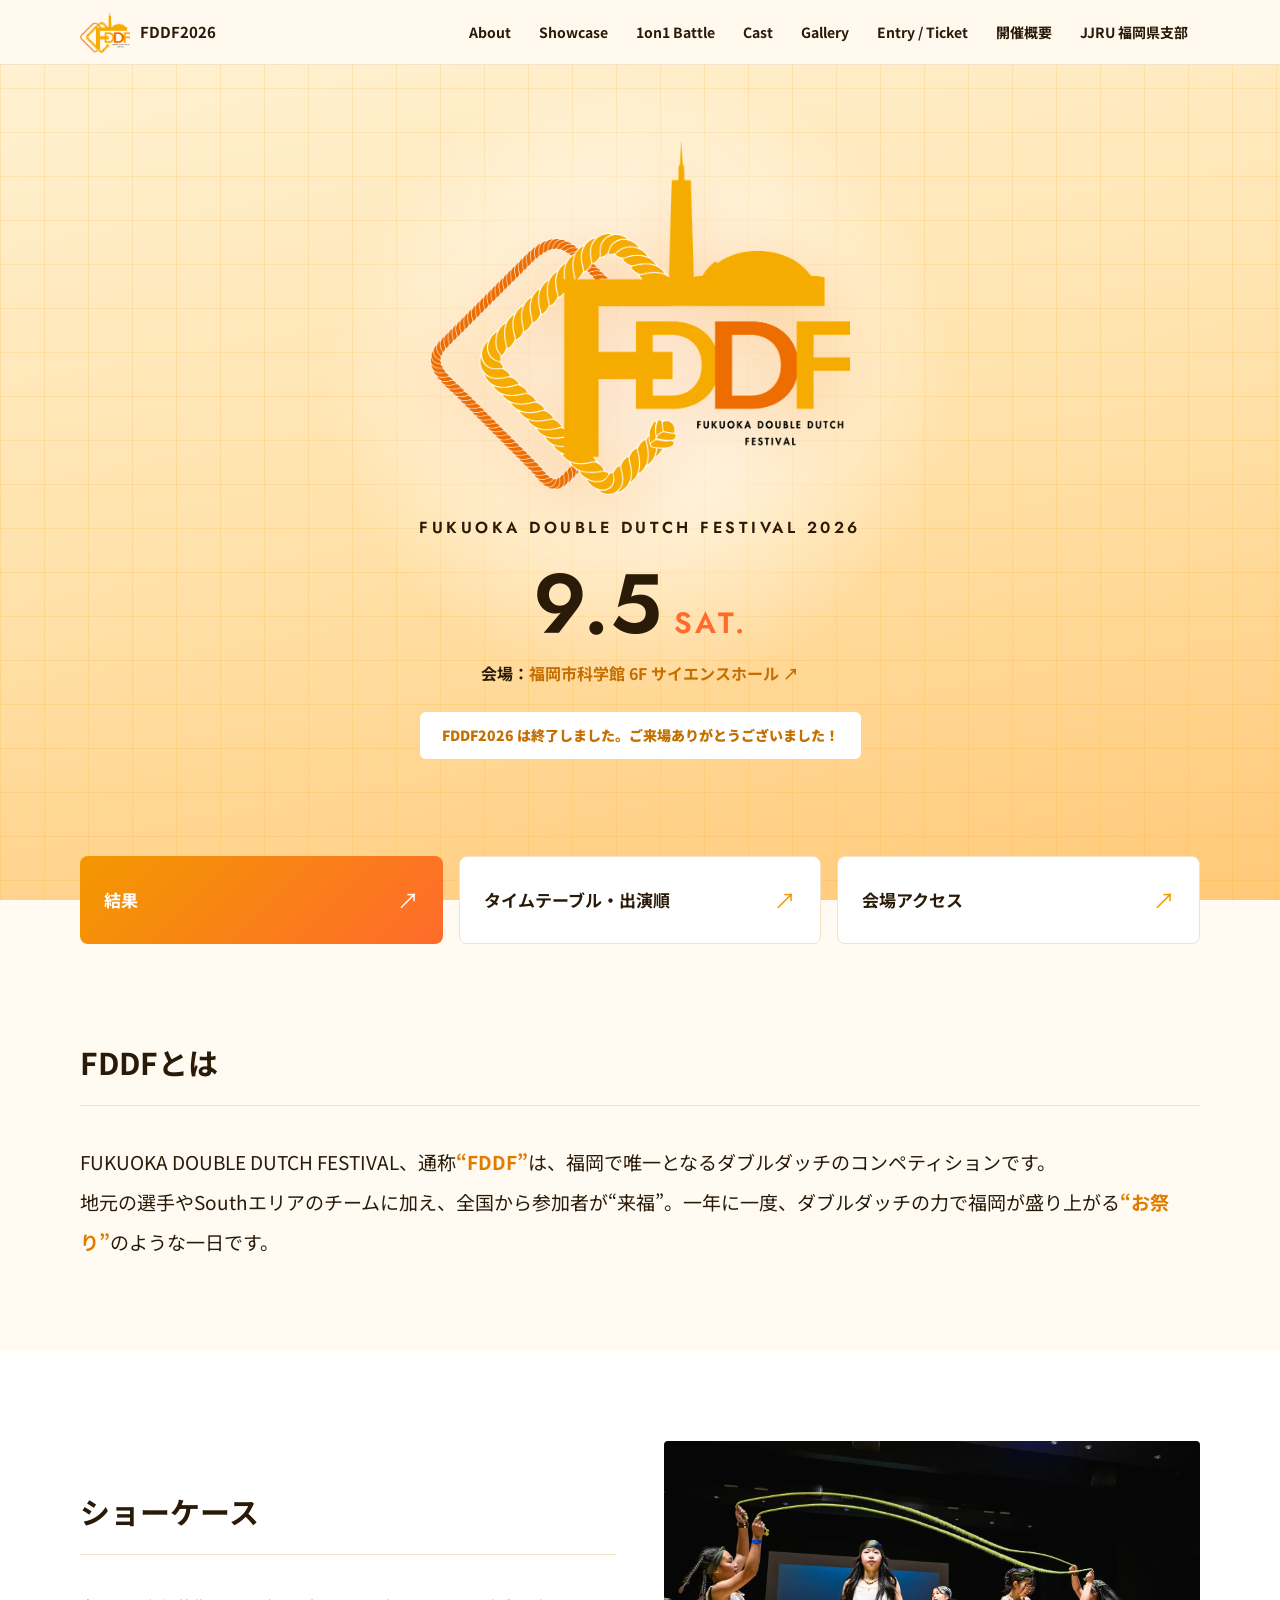
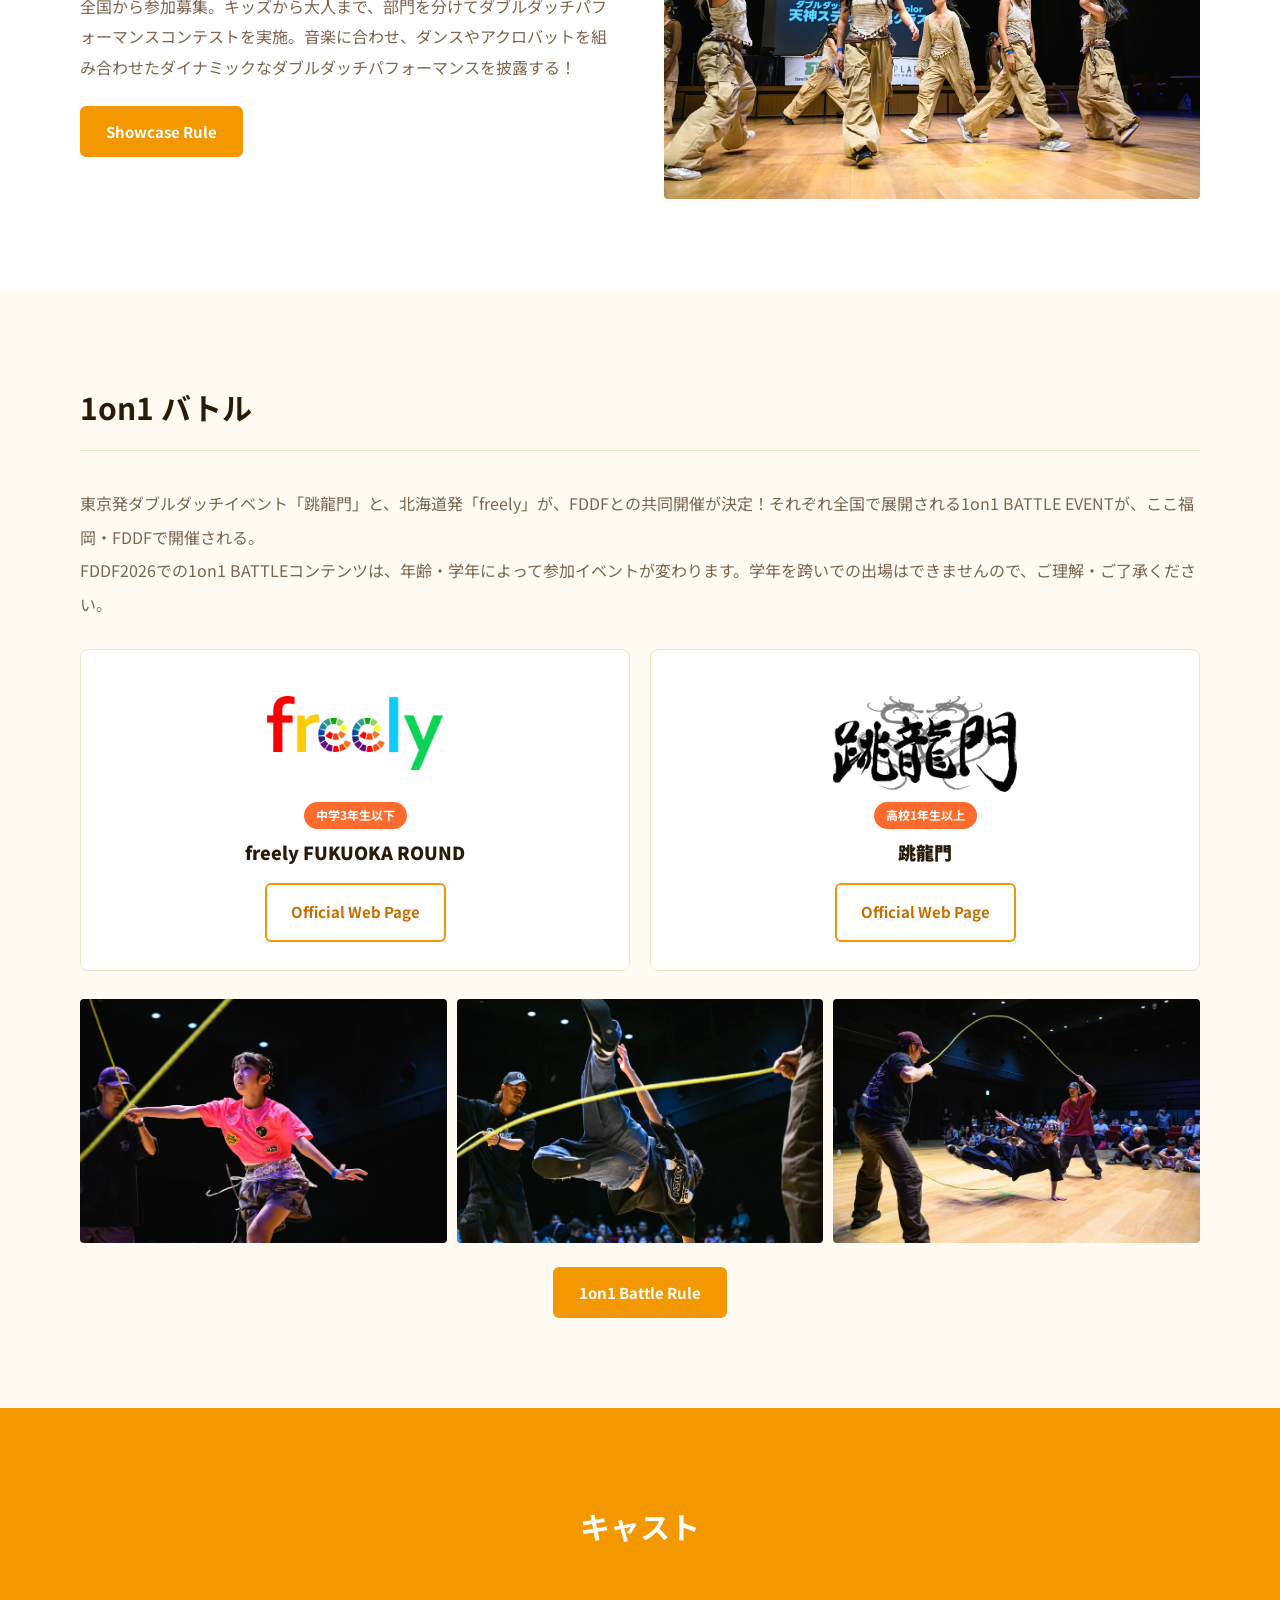
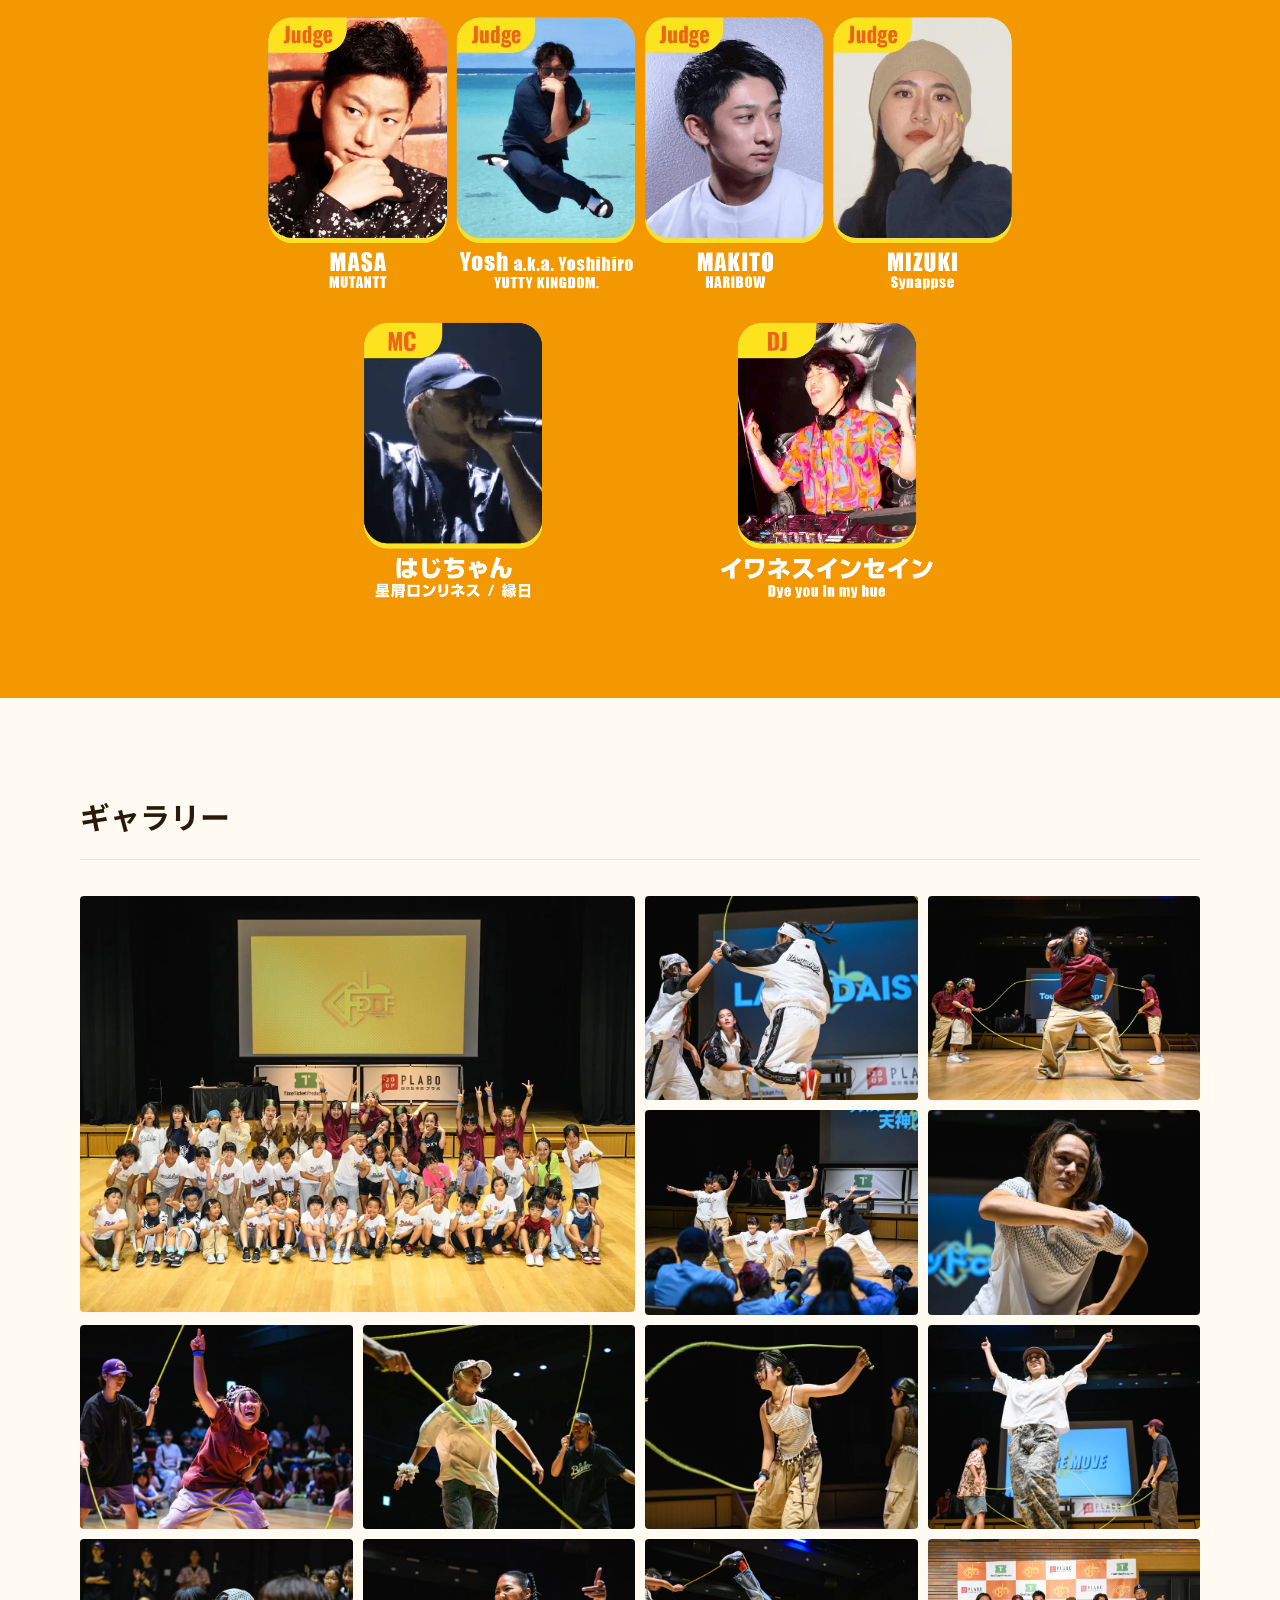
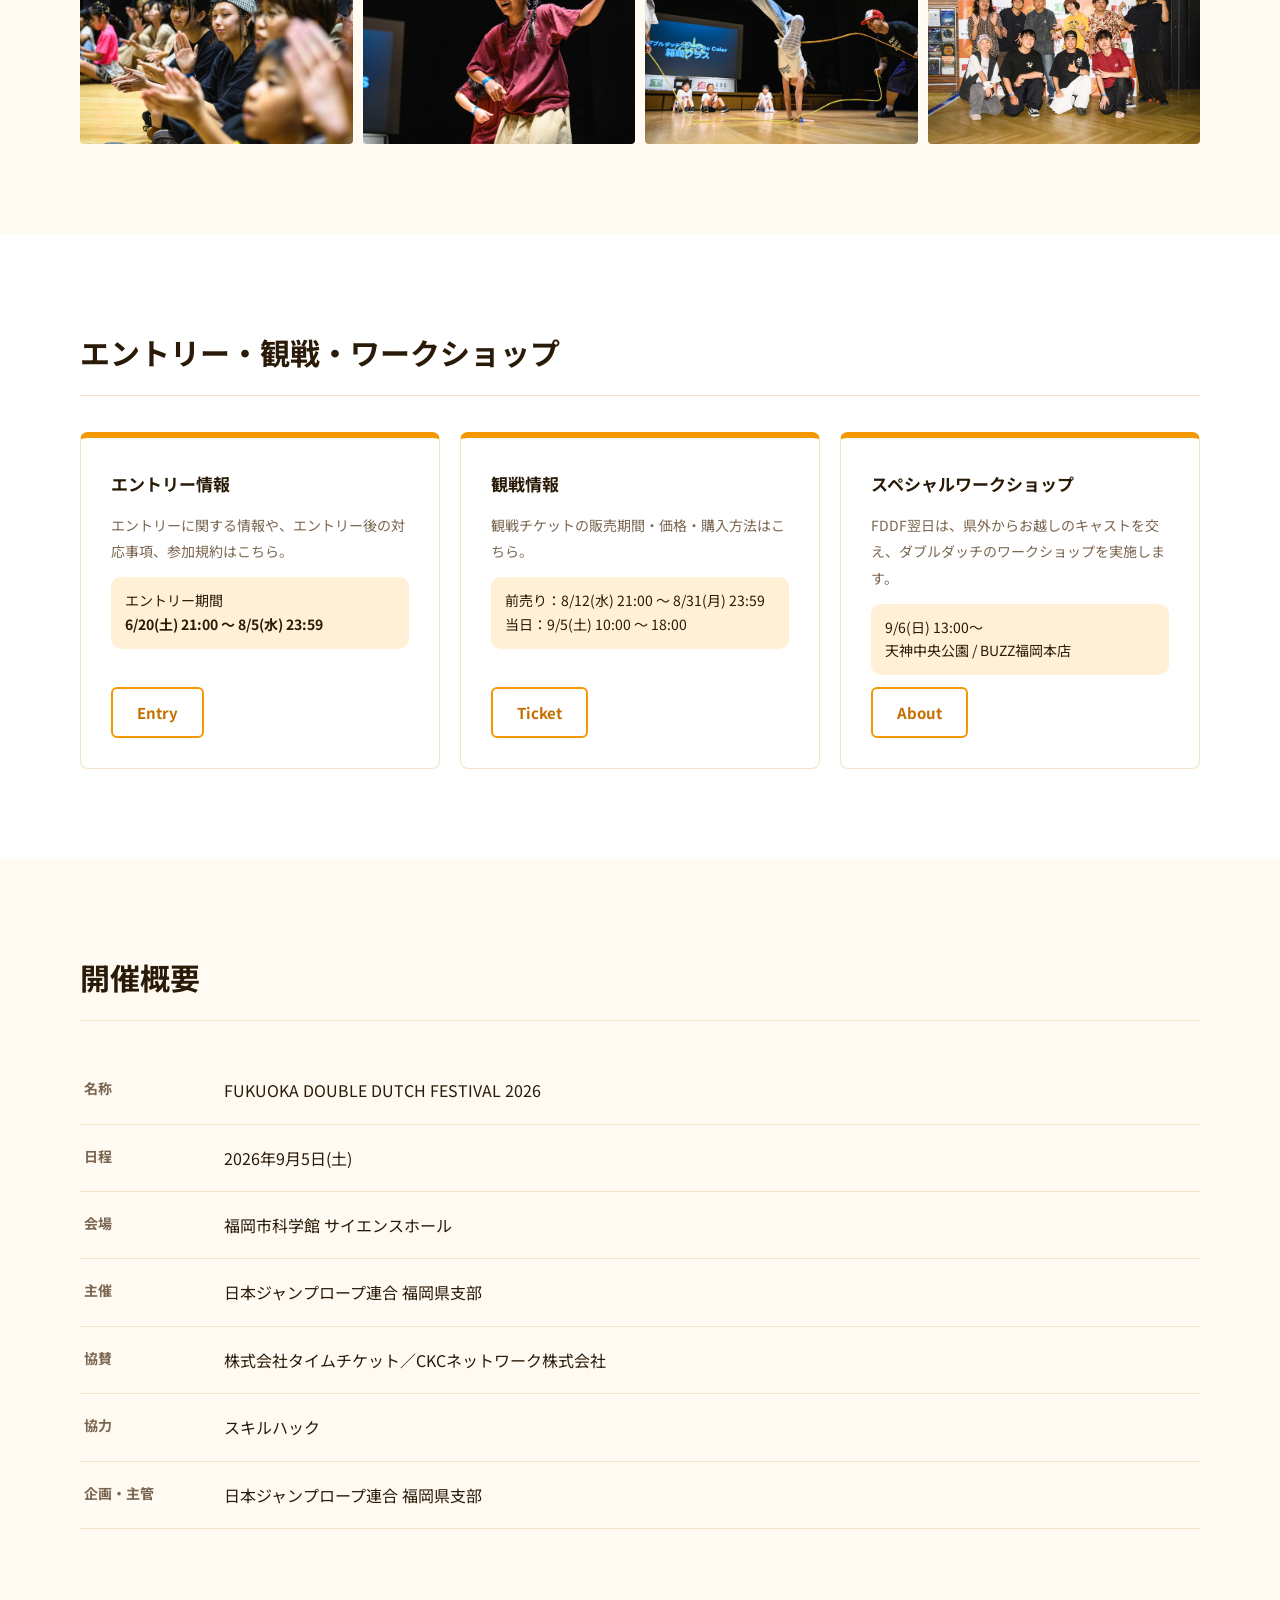
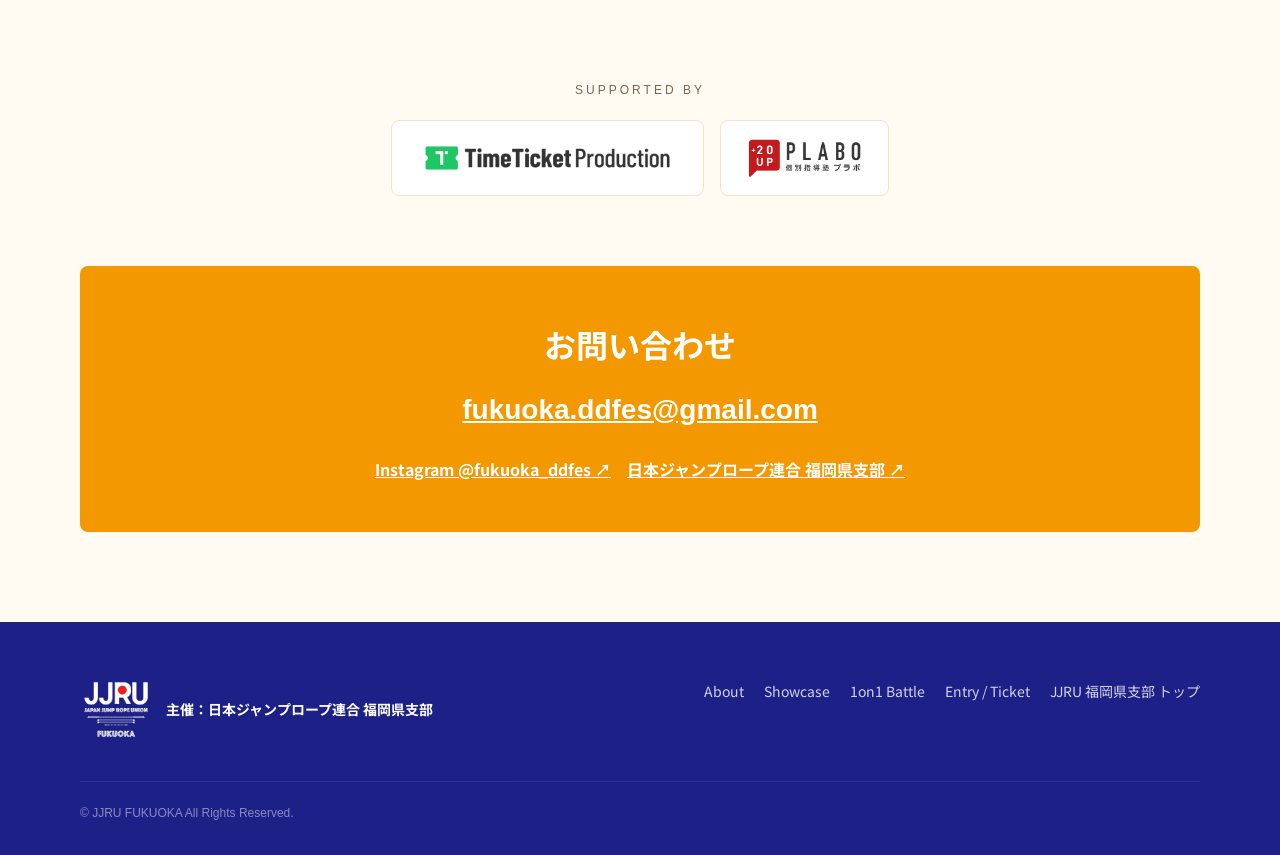
<file: fddf/index.html>
<!doctype html>
<html lang="ja">
<head>
<meta charset="utf-8">
<meta name="viewport" content="width=device-width,initial-scale=1">
<title>FUKUOKA DOUBLE DUTCH FESTIVAL 2026｜FDDF</title>
<meta name="description" content="FUKUOKA DOUBLE DUTCH FESTIVAL（FDDF）は福岡で唯一のダブルダッチのコンペティション。ショーケースと1on1バトル（freely / 跳龍門）を開催。">
<meta property="og:title" content="FUKUOKA DOUBLE DUTCH FESTIVAL 2026">
<meta property="og:description" content="一年に一度、ダブルダッチの力で福岡が盛り上がる“お祭り”のような一日。">
<meta property="og:image" content="../img/fddf/fddf-logo.png">
<link rel="icon" type="image/png" sizes="32x32" href="../img/fddf/favicon-32.png">
<link rel="icon" type="image/png" sizes="512x512" href="../img/fddf/favicon-512.png">
<link rel="apple-touch-icon" href="../img/fddf/apple-touch-icon.png">
<link rel="preconnect" href="https://fonts.googleapis.com">
<link rel="preconnect" href="https://fonts.gstatic.com" crossorigin>
<link href="https://fonts.googleapis.com/css2?family=Jost:wght@500;600;700&family=Noto+Sans+JP:wght@400;500;700&display=swap" rel="stylesheet">
<link rel="stylesheet" href="../css/style.css">
<link rel="stylesheet" href="fddf.css">
</head>
<body class="fddf">

<header class="site-header">
  <div class="wrap">
    <a class="brand" href="./">
      <img src="../img/fddf/fddf-logo.png" alt="FDDF">
      <span>FDDF2026</span>
    </a>
    <button class="menu-btn" aria-label="メニュー"><span></span><span></span><span></span></button>
    <nav class="nav">
      <a href="#about">About</a>
      <a href="#showcase">Showcase</a>
      <a href="#battle">1on1 Battle</a>
      <a href="#cast">Cast</a>
      <a href="#photo">Gallery</a>
      <a href="#info">Entry / Ticket</a>
      <a href="#overview">開催概要</a>
      <a href="../">JJRU 福岡県支部</a>
    </nav>
  </div>
</header>

<section class="f-hero">
  <div class="inner wrap">
    <img class="logo" src="../img/fddf/fddf-logo.png" alt="FDDF FUKUOKA DOUBLE DUTCH FESTIVAL">
    <p class="title">FUKUOKA DOUBLE DUTCH FESTIVAL 2026</p>
    <div class="date">9.5 <small>SAT.</small></div>
    <p class="venue">会場：<a href="https://www.fukuokacity-kagakukan.jp/use/traffic_guide.html" target="_blank" rel="noopener">福岡市科学館 6F サイエンスホール ↗</a></p>
    <span class="done">FDDF2026 は終了しました。ご来場ありがとうございました！</span>
  </div>
</section>

<div class="wrap">
  <div class="quick">
    <a class="hl" href="files/fddf2026-results.pdf" target="_blank"><div><b>結果</b></div><i>↗</i></a>
    <a href="files/fddf2026-timetable.pdf" target="_blank"><div><b>タイムテーブル・出演順</b></div><i>↗</i></a>
    <a href="https://www.fukuokacity-kagakukan.jp/use/traffic_guide.html" target="_blank" rel="noopener"><div><b>会場アクセス</b></div><i>↗</i></a>
  </div>
</div>

<section id="about">
  <div class="wrap">
    <div class="sec-head reveal"><div class="ja">FDDFとは</div></div>
    <p class="lead-text reveal">FUKUOKA DOUBLE DUTCH FESTIVAL、通称<strong>“FDDF”</strong>は、福岡で唯一となるダブルダッチのコンペティションです。<br>地元の選手やSouthエリアのチームに加え、全国から参加者が“来福”。一年に一度、ダブルダッチの力で福岡が盛り上がる<strong>“お祭り”</strong>のような一日です。</p>
  </div>
</section>

<section id="showcase" class="alt">
  <div class="wrap split">
    <div class="reveal">
      <div class="sec-head"><div class="ja">ショーケース</div></div>
      <p>全国から参加募集。キッズから大人まで、部門を分けてダブルダッチパフォーマンスコンテストを実施。音楽に合わせ、ダンスやアクロバットを組み合わせたダイナミックなダブルダッチパフォーマンスを披露する！</p>
      <div class="btn-row"><button class="f-btn solid" data-modal="m-showcase">Showcase Rule</button></div>
    </div>
    <img class="reveal" src="../img/fddf2026/comp-4.webp" alt="ショーケースの様子">
  </div>
</section>

<section id="battle">
  <div class="wrap">
    <div class="sec-head reveal"><div class="ja">1on1 バトル</div></div>
    <p class="lead-text reveal" style="font-size:16px;color:var(--muted)">東京発ダブルダッチイベント「跳龍門」と、北海道発「freely」が、FDDFとの共同開催が決定！それぞれ全国で展開される1on1 BATTLE EVENTが、ここ福岡・FDDFで開催される。<br>FDDF2026での1on1 BATTLEコンテンツは、年齢・学年によって参加イベントが変わります。学年を跨いでの出場はできませんので、ご理解・ご了承ください。</p>
    <div class="division reveal">
      <div class="d">
        <div class="logo-box"><img src="../img/fddf/freely.webp" alt="freely"></div>
        <div class="who"><span>中学3年生以下</span>freely FUKUOKA ROUND</div>
        <a class="f-btn" href="https://www.jump-freely.com/" target="_blank" rel="noopener">Official Web Page</a>
      </div>
      <div class="d">
        <div class="logo-box"><img src="../img/fddf/choryumon.webp" alt="跳龍門"></div>
        <div class="who"><span>高校1年生以上</span>跳龍門</div>
        <a class="f-btn" href="https://skill-hack.com/choryumon" target="_blank" rel="noopener">Official Web Page</a>
      </div>
    </div>
    <div class="photo-row reveal">
      <img src="../img/fddf2026/freely-1.webp" alt="freely FUKUOKA ROUND" loading="lazy">
      <img src="../img/fddf2026/choryumon-1.webp" alt="跳龍門" loading="lazy">
      <img src="../img/fddf2026/choryumon-3.webp" alt="跳龍門" loading="lazy">
    </div>
    <div class="btn-row reveal" style="justify-content:center"><button class="f-btn solid" data-modal="m-battle">1on1 Battle Rule</button></div>
  </div>
</section>

<section id="cast" class="alt">
  <div class="wrap">
    <div class="sec-head center reveal"><div class="ja">キャスト</div></div>
    <img class="cast-img reveal" src="../img/fddf/cast.webp" alt="FDDF2026 キャスト：Judge MASA / Yosh a.k.a. Yoshihiro / MAKITO / MIZUKI、MC はじちゃん、DJ イワネスインセイン">
  </div>
</section>

<section id="photo">
  <div class="wrap">
    <div class="sec-head reveal"><div class="ja">ギャラリー</div></div>
    <div class="gallery reveal">
      <button data-full="../img/fddf2026/group.webp"><img src="../img/fddf2026/group.webp" alt="出場者・キャストの集合写真" loading="lazy"></button>
      <button data-full="../img/fddf2026/comp-1.webp"><img src="../img/fddf2026/comp-1.webp" alt="COMPETITION部門" loading="lazy"></button>
      <button data-full="../img/fddf2026/comp-2.webp"><img src="../img/fddf2026/comp-2.webp" alt="COMPETITION部門" loading="lazy"></button>
      <button data-full="../img/fddf2026/free-1.webp"><img src="../img/fddf2026/free-1.webp" alt="FREE部門" loading="lazy"></button>
      <button data-full="../img/fddf2026/free-3.webp"><img src="../img/fddf2026/free-3.webp" alt="FREE部門" loading="lazy"></button>
      <button data-full="../img/fddf2026/freely-2.webp"><img src="../img/fddf2026/freely-2.webp" alt="freely" loading="lazy"></button>
      <button data-full="../img/fddf2026/choryumon-2.webp"><img src="../img/fddf2026/choryumon-2.webp" alt="跳龍門" loading="lazy"></button>
      <button data-full="../img/fddf2026/comp-5.webp"><img src="../img/fddf2026/comp-5.webp" alt="COMPETITION部門" loading="lazy"></button>
      <button data-full="../img/fddf2026/guest-show.webp"><img src="../img/fddf2026/guest-show.webp" alt="ゲストショー" loading="lazy"></button>
      <button data-full="../img/fddf2026/audience.webp"><img src="../img/fddf2026/audience.webp" alt="客席" loading="lazy"></button>
      <button data-full="../img/fddf2026/comp-3.webp"><img src="../img/fddf2026/comp-3.webp" alt="COMPETITION部門" loading="lazy"></button>
      <button data-full="../img/fddf2026/free-2.webp"><img src="../img/fddf2026/free-2.webp" alt="FREE部門" loading="lazy"></button>
      <button data-full="../img/fddf2026/cast-group.webp"><img src="../img/fddf2026/cast-group.webp" alt="キャスト" loading="lazy"></button>
    </div>
  </div>
</section>

<section id="info" class="alt">
  <div class="wrap">
    <div class="sec-head reveal"><div class="ja">エントリー・観戦・ワークショップ</div></div>
    <div class="info-cards">
      <div class="info-card reveal">
        <h3>エントリー情報</h3>
        <p>エントリーに関する情報や、エントリー後の対応事項、参加規約はこちら。</p>
        <div class="period">エントリー期間<br><b>6/20(土) 21:00 〜 8/5(水) 23:59</b></div>
        <button class="f-btn" data-modal="m-entry">Entry</button>
      </div>
      <div class="info-card reveal">
        <h3>観戦情報</h3>
        <p>観戦チケットの販売期間・価格・購入方法はこちら。</p>
        <div class="period">前売り：8/12(水) 21:00 〜 8/31(月) 23:59<br>当日：9/5(土) 10:00 〜 18:00</div>
        <button class="f-btn" data-modal="m-ticket">Ticket</button>
      </div>
      <div class="info-card reveal">
        <h3>スペシャルワークショップ</h3>
        <p>FDDF翌日は、県外からお越しのキャストを交え、ダブルダッチのワークショップを実施します。</p>
        <div class="period">9/6(日) 13:00〜<br>天神中央公園 / BUZZ福岡本店</div>
        <button class="f-btn" data-modal="m-ws">About</button>
      </div>
    </div>
  </div>
</section>

<section id="overview">
  <div class="wrap">
    <div class="sec-head reveal"><div class="ja">開催概要</div></div>
    <dl class="overview reveal">
      <dt>名称</dt><dd>FUKUOKA DOUBLE DUTCH FESTIVAL 2026</dd>
      <dt>日程</dt><dd>2026年9月5日(土)</dd>
      <dt>会場</dt><dd>福岡市科学館 サイエンスホール</dd>
      <dt>主催</dt><dd>日本ジャンプロープ連合 福岡県支部</dd>
      <dt>協賛</dt><dd>株式会社タイムチケット／CKCネットワーク株式会社</dd>
      <dt>協力</dt><dd>スキルハック</dd>
      <dt>企画・主管</dt><dd>日本ジャンプロープ連合 福岡県支部</dd>
    </dl>
  </div>
</section>

<section style="padding-top:60px">
  <div class="wrap">
    <p class="sponsor-label reveal">SUPPORTED BY</p>
    <div class="sponsors reveal">
      <a href="https://timeticket.co.jp/" target="_blank" rel="noopener"><img src="../img/fddf/sponsor-timeticket.webp" alt="TimeTicket Production"></a>
      <a href="https://pbstudy.jp/topb/" target="_blank" rel="noopener"><img src="../img/fddf/sponsor-plabo.webp" alt="個別指導塾プラボ"></a>
    </div>
    <div class="contact-f reveal" style="margin-top:70px">
      <h2>お問い合わせ</h2>
      <a class="mail" href="mailto:fukuoka.ddfes@gmail.com">fukuoka.ddfes@gmail.com</a>
      <div class="sns">
        <a href="https://www.instagram.com/fukuoka_ddfes/" target="_blank" rel="noopener" style="color:#111">Instagram @fukuoka_ddfes ↗</a>
        <a href="../" style="color:#111">日本ジャンプロープ連合 福岡県支部 ↗</a>
      </div>
    </div>
  </div>
</section>

<footer class="site-footer">
  <div class="wrap">
    <div class="f-brand">
      <img src="../img/top/jjru-logo-blue.jpg" alt="">
      <div><strong>主催：日本ジャンプロープ連合 福岡県支部</strong></div>
    </div>
    <nav><a href="#about">About</a><a href="#showcase">Showcase</a><a href="#battle">1on1 Battle</a><a href="#info">Entry / Ticket</a><a href="../">JJRU 福岡県支部 トップ</a></nav>
    <div class="copy">© JJRU FUKUOKA All Rights Reserved.</div>
  </div>
</footer>

<!-- ============ MODALS ============ -->
<dialog id="m-showcase">
  <div class="m-head"><h2>ショーケースルール</h2><button class="modal-close" aria-label="閉じる">×</button></div>
  <div class="m-body">
    <h3>［ FREE部門 ］</h3>
    <p>採点や順位付けを行わない部門。</p>
    <ul>
      <li>パフォーマンス時間は1分〜3分。</li>
      <li>人数制限なし（男女比率は自由）。</li>
      <li>危険なアクロバットなどが見られるパフォーマンスは、審査員の協議の上で失格となる場合がある。</li>
      <li>1チームMVP賞をする。</li>
    </ul>
    <h3>［ COMPETITION部門 ］</h3>
    <p>採点・順位付けを行う部門。</p>
    <ul>
      <li>パフォーマンス時間は2分〜3分。</li>
      <li>人数制限なし（男女比率は自由）。</li>
      <li>危険なアクロバットなどが見られるパフォーマンスは、審査員の協議の上で失格となる場合がある。</li>
      <li>ジャッジ1人が担当の各項目20点満点と完成度1人あたり5点満点。</li>
    </ul>
    <h4>■ 技術力：20点（1名が代表して審査）</h4>
    <p>ダブルダッチのロープのなかで行われる各技を評価し審査する。特に「ジャンパー・ターナーの安定感」「ロープがたるまない綺麗さ」「ターニングのリズム感」を中心に、各技（ロープトリック、ジャンプトリック、アクロバットなど）の習得レベルを審査する。</p>
    <h4>■ 表現力：20点（1名が代表して審査）</h4>
    <p>衣装、表現方法、曲の雰囲気に合わせた表現方法、全てが洗練されているか審査する。特に「曲・衣装・パフォーマンスの一体感」「チームメンバー全員の表現力の統一感・イメージの共有」「ジャンパーはもちろんのこと、ジャンパー以外の動きも含めた表現方法」などを中心に、パフォーマンスをより効果的に見せる工夫を審査する。</p>
    <h4>■ オリジナリティ：20点（1名が代表して審査）</h4>
    <p>チームの特色、他のチームにはない観客を引きつける独自の技、演出や曲の使用法を審査する。特に「これまでに行われていない、もしくはあまり行われていないロープトリックやジャンパートリック」「スピードステップ」「技の組み合わせ方」「新しい見せ方」などを中心に、表現されるそれぞれの個性を審査する。</p>
    <h4>■ 構成力：20点（1名が代表して審査）</h4>
    <p>演技全体の演出方法を審査する。特に「オープニング、エンディングの演出」「使用する曲と演技の融合感」「メリハリ」「技間のスムーズさ」「インパクト」「ステージの広さを生かした演出」などを中心に、パフォーマンス一連の流れを一つにまとめ上げることができているか否か審査する。</p>
    <h4>■ 完成度：審査員1名5点 × 4名 = 20点</h4>
    <p>一つのパフォーマンスとしての完成度を審査する。特に「パフォーマンス全体を通した演技の安定感」「ダンスなど複数人で行う演技・技は統一されているか」「ミスがない」などを中心に全体の熟練度・成熟度を審査し、難易度に応じて評価する。</p>
    <h3>［ 演技の途中停止について ］</h3>
    <ul>
      <li>演技中に危険なアクロバットによって怪我をしてしまう、アクロバット等に関係なく怪我をしてしまう、出番前から怪我をしており演技をすることで悪化する等、これ以上演技をすることが危険と審査員・運営が判断した場合は、演技中に関係なく音源を停止しパフォーマンスを停止する。その後、再度演技を行うことはできない。</li>
      <li>演技本番中に音響トラブルが確認された場合（事前に提出した音源と異なる、音飛び等）、その時点でチーム代表者が挙手し演技を中止できる。その後、数チーム後にもう一度演技ができる。</li>
    </ul>
    <h3>［ 禁止事項 ］</h3>
    <ul>
      <li>審査員の過半数が、危険な技、または危険と判断する技。</li>
      <li>アクロバットを行った際、頭部や体の関節から着地すること。</li>
      <li>観客席に向けての危険行為（ロープや小道具を投げる）。</li>
      <li>審査員の過半数が不適切なポーズや発言などスポーツマンシップに欠けると判断する行為。</li>
      <li>公序良俗に反する衣装や格好でパフォーマンスを行うこと。</li>
      <li>ステージを傷つける恐れのある道具の使用。</li>
    </ul>
    <p class="note">※判断ができない場合は事前に問い合わせること</p>
  </div>
</dialog>

<dialog id="m-battle">
  <div class="m-head"><h2>1on1 バトルルール</h2><button class="modal-close" aria-label="閉じる">×</button></div>
  <div class="m-body">
    <p>FDDF2026での1on1 BATTLEコンテンツは、年齢・学年によって参加イベントが変わります。学年を跨いでの出場はできませんので、ご理解・ご了承ください。</p>
    <ul><li>中学3年生以下の方：「freely FUKUOKA ROUND」</li><li>高校1年生以上の方：「跳龍門」</li></ul>
    <h3>freely FUKUOKA ROUND ルール</h3>
    <p>全体のシーズンルールについては、<a href="https://www.jump-freely.com/" target="_blank" rel="noopener" style="color:var(--acc)">freely オフィシャルサイト</a>をご覧ください。</p>
    <h4>［ 各部門 共通 ］</h4>
    <ul>
      <li>トーナメントはエントリー確定後に事前に運営で抽選</li>
      <li>先攻後攻は自由とするが、こう着した場合はボトルスピンで決定することもある</li>
      <li>3名のジャッジのフラッグによって審査</li>
    </ul>
    <h4>［ チャレンジ部門 ］</h4>
    <ul><li>人数制限：16人まで</li><li>形式：フルトーナメント 45秒/1ムーブ</li></ul>
    <h4>［ アドバンス部門 ］</h4>
    <p>勝者（上位成績選手）は「freely JAPAN FINAL 2026」への進出権を獲得できる部門。</p>
    <ul><li>予選：25分間のサイファー</li><li>本戦：ベスト8よりトーナメント（ベスト8 45秒/1ムーブ、ベスト4より 45秒/2ムーブ）</li></ul>
    <h3>跳龍門 ルール</h3>
    <ul>
      <li>参加者数が16人以下：フルトーナメント形式とし、予選は実施しない。</li>
      <li>参加者数が17人以上：予選サイファーを実施し、16名を決定する。</li>
    </ul>
    <h4>［ 本戦トーナメント ］</h4>
    <ul>
      <li>2回戦まで：45秒/1ムーブ</li>
      <li>3回戦以降：45秒/2ムーブ</li>
      <li>トーナメントはエントリー確定後に事前に運営で抽選</li>
      <li>先攻後攻は自由とするが、こう着した場合はボトルスピンで決定することもある</li>
      <li>3名のジャッジのフラッグによって審査</li>
    </ul>
  </div>
</dialog>

<dialog id="m-entry">
  <div class="m-head"><h2>エントリー情報</h2><button class="modal-close" aria-label="閉じる">×</button></div>
  <div class="m-body">
    <p>大会へのご参加にあたっては「参加規約」へのご同意が必要となります。エントリーいただいた時点で、参加規約にご同意いただいたものとみなします。</p>
    <div class="btn-row"><a class="f-btn" href="files/fddf2026-terms.pdf" target="_blank">参加規約</a></div>
    <h3>【 エントリー期間 】</h3>
    <p>6月20日(土) 21:00 〜 8月5日(水) 23:59</p>
    <h3>【 エントリー費 】</h3>
    <table>
      <tr><td>SHOWCASE 福岡県内</td><td>¥4,000</td></tr>
      <tr><td>SHOWCASE 福岡県外</td><td>¥2,000</td></tr>
      <tr><td>freely チャレンジ部門</td><td>¥2,500</td></tr>
      <tr><td>freely アドバンス部門</td><td>¥3,500</td></tr>
      <tr><td>跳龍門</td><td>¥2,000</td></tr>
    </table>
    <h3>【 エントリー方法 】</h3>
    <p>以下のフォームからエントリーしてください。</p>
    <div class="btn-row">
      <a class="f-btn solid" href="https://forms.gle/oDriGeUTjJYHMyyAA" target="_blank" rel="noopener">Showcase</a>
      <a class="f-btn solid" href="https://forms.gle/CDT93ev8FxTYrx359" target="_blank" rel="noopener">1on1 Battle freely</a>
      <a class="f-btn solid" href="https://forms.gle/MxjrMX6Yci6J39GN6" target="_blank" rel="noopener">1on1 Battle 跳龍門</a>
    </div>
    <h3>エントリー後の対応について</h3>
    <p class="note">エントリーをお済ませいただいてからご対応ください。</p>
    <h4>■ エントリー費用のご入金について</h4>
    <p>お支払い期間：8月7日(金) 〜 8月15日(土)</p>
    <p>電子チケットサービス「LivePocket」を使用し、チームでまとめてご入金いただきます。該当する決済チケットを選択し、一度にまとめて決済を行ってください。</p>
    <ul>
      <li>ここでの「決済チケット」は、大会の観覧チケットとは異なりますのでご注意ください。</li>
      <li>決済方法はクレジットカード・コンビニ払い・“LivePocketあと払い”のみとなります。※コンビニ払いのみ購入期限が異なるため、ご注意ください。</li>
      <li>決済後、間違った決済チケットを購入していた場合は、ただちに実行委員会まで期間内に問い合わせること。</li>
      <li>コンビニ決済を選択した際、「決済対応期間」内に決済が完了しなかった場合、申し込みは自動でキャンセルとなるのでご注意ください。</li>
      <li>ご入金後、エントリーキャンセルなどの理由による返金は承りませんこと、ご理解ください。</li>
    </ul>
    <div class="btn-row"><a class="f-btn solid" href="https://livepocket.jp/e/29cgk" target="_blank" rel="noopener">決済ページ</a></div>
    <h4>■ SHOWCASE チーム情報</h4>
    <p>提出期間：8月27日(木)まで<br>本番のトラブルを避けるため、「音源」「チームコメント」などについては、事前のご提出をお願いしております。</p>
    <ol style="padding-left:1.3em">
      <li><b>パフォーマンス音源</b>：パフォーマンスで使用する音源をご提出ください。また「音先・板付」についても同時に確認致します。期間内であれば何度でも再提出は可能です。最新のご提出情報で受理いたします。</li>
      <li><b>チームコメント</b>：出演前にMCが読み上げます。コメントは100文字以内。</li>
    </ol>
    <div class="btn-row"><a class="f-btn solid" href="https://forms.gle/1BRV4WMTQAp1L5NX8" target="_blank" rel="noopener">ご提出フォーム</a></div>
  </div>
</dialog>

<dialog id="m-ticket">
  <div class="m-head"><h2>観戦チケット情報</h2><button class="modal-close" aria-label="閉じる">×</button></div>
  <div class="m-body">
    <h3>【 販売期間 】</h3>
    <ul><li>前売りチケット：8月12日(水) 21:00 〜 8月31日(月) 23:59</li><li>当日チケット：9月5日(土) 大会当日 10:00 〜 18:00</li></ul>
    <h3>【 販売価格 】</h3>
    <table>
      <tr><td>前売りチケット</td><td>¥2,500 + 決済手数料</td></tr>
      <tr><td>当日チケット</td><td>¥3,500 + 決済手数料</td></tr>
    </table>
    <p class="note">※小学生未満はチケットご購入の必要はございません。</p>
    <h3>【 お申し込み方法 】</h3>
    <ul>
      <li>電子チケットサービス「LivePocket」にて販売いたします。以下から販売ページにアクセスしてください。</li>
      <li>販売は先着順といたします。予定販売数が完売した場合、当日チケットの販売もございません。</li>
      <li>LivePocketのご利用には、事前の会員登録が必要となります。</li>
      <li>今回は基本スタンディング、もしくは地べたへのシッティングとなります。一部イスもご用意しておりますが、数に限りがございます。譲り合ってご利用ください。</li>
    </ul>
    <div class="btn-row"><a class="f-btn solid" href="https://livepocket.jp/e/fjiib" target="_blank" rel="noopener">お申し込み</a></div>
  </div>
</dialog>

<dialog id="m-ws">
  <div class="m-head"><h2>スペシャルワークショップ</h2><button class="modal-close" aria-label="閉じる">×</button></div>
  <div class="m-body">
    <p>豪華FDDF SHOWCASE JUDGEから直接スキルを伝授できるチャンス。またとない機会でレベルアップしよう！</p>
    <p>申し込み期間：2026年7月15日(水) 〜 9月3日(木) 23:59まで</p>
    <div class="btn-row"><a class="f-btn solid" href="https://docs.google.com/forms/d/e/1FAIpQLSfeTekSc6bTVY2Qb30_MbsAoLwaV8INoO2c1hYQmzwvCU5fUw/viewform" target="_blank" rel="noopener">WS Entry</a></div>
    <img src="../img/fddf/workshop.webp" alt="ワークショップ講師一覧">
    <h3>■ 日時</h3>
    <p>9月6日(日) 13:00〜</p>
    <h3>■ コンテンツ / 講師</h3>
    <h4>WS① 13:00〜14:30</h4>
    <ul><li>【ロープ初級】Yosh a.k.a. YOSHIHIRO / YUTTY KINGDOM.</li><li>【ロープ上級】MAKITO / HARIBOW</li></ul>
    <h4>WS② 15:10〜16:10</h4>
    <ul><li>【ベーシック初級】MIZUKI / Synapses</li><li>【ベーシック上級】イワネスインセイン / Dye you in my hue</li></ul>
    <h4>WS③ 16:20〜17:20</h4>
    <ul><li>【ステップ】MASA / MUTANTT</li></ul>
    <h3>■ 開催場所</h3>
    <ul>
      <li>ロープ：天神中央公園（福岡市中央区天神1丁目1-1）</li>
      <li>ベーシック、ステップ：BUZZ福岡本店 5st. 6st.（福岡市中央区渡辺通5丁目13-11 天神渡辺通ビル 2階）</li>
    </ul>
    <p class="note">※種目によって会場が異なります。※ロープWSは屋外開催のため、雨天時は中止となります。</p>
    <h3>■ 受講費用</h3>
    <table>
      <tr><td>ロープ 1コマ</td><td>¥2,500</td></tr>
      <tr><td>ベーシック 1コマ</td><td>¥2,000</td></tr>
      <tr><td>ステップ 1コマ</td><td>¥2,000</td></tr>
      <tr><td>2コマ（組み合わせ自由）</td><td>¥4,000</td></tr>
      <tr><td>3コマ（ロープ・ベーシック・ステップ）</td><td>¥6,000</td></tr>
    </table>
    <p class="note">※当日支払い、現金のみ</p>
  </div>
</dialog>

<div class="lightbox"><button class="close" aria-label="閉じる">×</button><img alt=""></div>
<script src="../js/main.js"></script>
</body>
</html>
</file>
<file: css/style.css>
/* =========================================================
   JJRU福岡県支部 共通スタイル
   ========================================================= */
:root{
  --navy:#1b2a7a;
  --navy-deep:#0f1a52;
  --red:#e60033;
  --orange:#f39800;
  --yellow:#ffd400;
  --sky:#e8f1ff;
  --ink:#1c1f2e;
  --muted:#5d6377;
  --line:#e3e6ef;
  --bg:#ffffff;
  --bg-soft:#f6f7fb;
  --radius:8px;
  --shadow:none;
  --en:'Helvetica Neue',Arial,'Noto Sans JP',sans-serif;
  --ja:'Noto Sans JP','Hiragino Kaku Gothic ProN','Hiragino Sans',Meiryo,sans-serif;
}
*{box-sizing:border-box;margin:0;padding:0}
html{scroll-behavior:smooth;scroll-padding-top:72px}
body{font-family:var(--ja);color:var(--ink);background:var(--bg);line-height:1.8;font-size:16px;-webkit-font-smoothing:antialiased;overflow-x:hidden}
img{max-width:100%;display:block}
a{color:inherit}
.wrap{width:min(1120px,100% - 32px);margin-inline:auto}

/* ---------- header ---------- */
.site-header{position:fixed;inset:0 0 auto;z-index:50;background:rgba(255,255,255,.92);backdrop-filter:blur(10px);border-bottom:1px solid var(--line)}
.site-header .wrap{display:flex;align-items:center;justify-content:space-between;height:64px}
.brand{display:flex;align-items:center;gap:10px;text-decoration:none;font-weight:700;color:var(--navy)}
.brand img{height:38px;width:auto}
.brand span{font-size:14px;line-height:1.3}
.brand small{display:block;font-family:var(--en);font-size:10px;letter-spacing:.12em;color:var(--muted);font-weight:500}
.nav{display:flex;gap:4px;align-items:center}
.nav a{text-decoration:none;font-size:14px;font-weight:700;padding:8px 12px;border-radius:999px;color:var(--ink)}
.nav a:hover{background:var(--sky);color:var(--navy)}
.nav a.cta{background:var(--navy);color:#fff}
.nav a.cta:hover{background:var(--navy-deep)}
.menu-btn{display:none;background:none;border:0;width:44px;height:44px;cursor:pointer}
.menu-btn span{display:block;width:22px;height:2px;background:var(--ink);margin:5px auto;transition:.3s}
@media (max-width:860px){
  .menu-btn{display:block}
  .nav{position:fixed;top:64px;left:0;right:0;flex-direction:column;align-items:stretch;background:#fff;padding:12px 16px 20px;border-bottom:1px solid var(--line);transform:translateY(-120%);transition:transform .3s;z-index:-1}
  .nav.open{transform:none}
  .nav a{padding:12px 14px}
  .menu-btn.open span:nth-child(1){transform:translateY(7px) rotate(45deg)}
  .menu-btn.open span:nth-child(2){opacity:0}
  .menu-btn.open span:nth-child(3){transform:translateY(-7px) rotate(-45deg)}
}

/* ---------- hero ---------- */
.hero{position:relative;min-height:100svh;display:grid;place-items:center;padding:110px 0 70px;background:linear-gradient(160deg,var(--navy-deep),var(--navy) 55%,#2e47c9);color:#fff;overflow:hidden}
.hero::before{content:"";position:absolute;inset:0;background:url(../img/gallery/02.webp) center/cover;opacity:.22;mix-blend-mode:luminosity}
.hero .rope{position:absolute;inset:0;pointer-events:none}
.hero .rope path{fill:none;stroke-width:3;stroke-linecap:round}
.hero-inner{position:relative;text-align:center}
.hero .eyebrow{font-family:var(--en);letter-spacing:.3em;font-size:13px;opacity:.85}
.hero h1{font-size:clamp(34px,7vw,76px);line-height:1.2;font-weight:900;margin:14px 0 18px;letter-spacing:.02em}
.hero h1 em{font-style:normal;background:linear-gradient(transparent 62%,var(--red) 62%)}
.hero p.lead{font-size:clamp(15px,2.2vw,19px);opacity:.92;max-width:680px;margin-inline:auto}
.hero .btns{display:flex;gap:12px;justify-content:center;flex-wrap:wrap;margin-top:34px}
.scroll-hint{position:absolute;bottom:22px;left:50%;transform:translateX(-50%);font-family:var(--en);font-size:11px;letter-spacing:.3em;opacity:.7}

/* ---------- buttons ---------- */
.btn{display:inline-flex;align-items:center;gap:8px;text-decoration:none;font-weight:700;padding:14px 26px;border-radius:999px;font-size:15px;transition:transform .2s,box-shadow .2s,background .2s;border:2px solid transparent}
.btn:hover{transform:translateY(-2px)}
.btn-white{background:#fff;color:var(--navy)}
.btn-ghost{border-color:rgba(255,255,255,.7);color:#fff}
.btn-navy{background:var(--navy);color:#fff}
.btn-red{background:var(--red);color:#fff}
.btn-orange{background:var(--orange);color:#fff}
.btn-line{border-color:var(--navy);color:var(--navy)}
.btn::after{content:"→";font-family:var(--en)}

/* ---------- section ---------- */
section{padding:96px 0}
section.soft{background:var(--bg-soft)}
.sec-head{margin-bottom:44px}
.sec-head .en{font-family:var(--en);font-weight:800;font-size:clamp(38px,6vw,64px);line-height:1;color:var(--navy);letter-spacing:-.01em}
.sec-head .en::first-letter{color:var(--red)}
.sec-head .ja{font-size:14px;color:var(--muted);font-weight:700;margin-top:10px;display:flex;align-items:center;gap:10px}
.sec-head .ja::before{content:"";width:28px;height:2px;background:var(--red)}
.sec-head.center{text-align:center}
.sec-head.center .ja{justify-content:center}

/* ---------- news ---------- */
.news-list{list-style:none;border-top:1px solid var(--line)}
.news-list li{border-bottom:1px solid var(--line)}
.news-list a,.news-list div{display:grid;grid-template-columns:130px 1fr auto;gap:16px;align-items:center;padding:20px 8px;text-decoration:none}
.news-list a:hover{background:var(--bg-soft)}
.news-list time{font-family:var(--en);font-weight:600;color:var(--muted);font-size:14px}
.news-list .tag{font-size:12px;font-weight:700;background:var(--sky);color:var(--navy);padding:3px 12px;border-radius:999px;white-space:nowrap}
@media (max-width:600px){.news-list a,.news-list div{grid-template-columns:1fr;gap:4px}.news-list .tag{justify-self:start}}

/* ---------- event cards ---------- */
.events{display:grid;grid-template-columns:repeat(3,1fr);gap:24px}
.event{background:#fff;border-radius:var(--radius);overflow:hidden;box-shadow:var(--shadow);display:flex;flex-direction:column;transition:transform .25s}
.event:hover{transform:translateY(-4px)}
.event .thumb{aspect-ratio:16/10;display:grid;place-items:center;padding:24px;position:relative}
.event .thumb img{max-height:100%;object-fit:contain}
.event .thumb.photo{padding:0}
.event .thumb.photo img{width:100%;height:100%;object-fit:cover}
.event .body{padding:24px 24px 28px;display:flex;flex-direction:column;gap:10px;flex:1}
.event .label{font-family:var(--en);font-size:12px;font-weight:700;letter-spacing:.15em;color:var(--red)}
.event h3{font-size:21px;line-height:1.45}
.event p{color:var(--muted);font-size:15px}
.event .more{margin-top:auto;padding-top:8px;font-weight:700;color:var(--navy);text-decoration:none;font-size:15px}
.event .more::after{content:" →";font-family:var(--en)}
@media (max-width:900px){.events{grid-template-columns:1fr 1fr}}
@media (max-width:600px){.events{grid-template-columns:1fr}}

/* ---------- school ---------- */
.schools{display:grid;grid-template-columns:repeat(3,1fr);gap:24px}
.school{border:1px solid var(--line);border-radius:var(--radius);padding:28px;background:#fff;display:flex;flex-direction:column;gap:14px}
.school h3{font-size:20px;display:flex;align-items:center;gap:10px}
.school h3::before{content:"";width:10px;height:10px;border-radius:50%;background:var(--c,var(--navy))}
.school .target{display:inline-block;font-size:12px;font-weight:700;background:var(--bg-soft);padding:2px 10px;border-radius:6px}
.school dl{display:grid;gap:12px}
.school dt{font-weight:700;font-size:14px;color:var(--navy)}
.school dd{font-size:14px;color:var(--muted)}
.school .contact{margin-top:auto;font-size:14px;font-weight:700;color:var(--navy);text-decoration:none;border-top:1px dashed var(--line);padding-top:14px}
.school .contact::before{content:"✉ "}
@media (max-width:900px){.schools{grid-template-columns:1fr}}

/* ---------- about ---------- */
.about{display:grid;grid-template-columns:5fr 7fr;gap:56px;align-items:start}
.about .mission{background:var(--navy);color:#fff;border-radius:var(--radius);padding:40px 34px;position:sticky;top:96px}
.about .mission img{width:150px;background:#fff;border-radius:14px;padding:12px;margin-bottom:24px}
.about .mission .q{font-size:24px;font-weight:900;line-height:1.5;margin-bottom:16px}
.about .mission .q span{color:var(--yellow)}
.about .mission p{font-size:15px;opacity:.9}
.timeline{list-style:none;position:relative;margin:8px 0 36px;padding-left:24px;border-left:2px solid var(--line)}
.timeline li{position:relative;padding-bottom:22px}
.timeline li::before{content:"";position:absolute;left:-31px;top:8px;width:12px;height:12px;border-radius:50%;background:#fff;border:3px solid var(--navy)}
.timeline li:last-child::before{background:var(--red);border-color:var(--red)}
.timeline time{font-family:var(--en);font-weight:700;color:var(--navy)}
.timeline p{font-size:15px}
.about h3{font-size:18px;margin:0 0 14px;color:var(--navy)}
.activities{list-style:none;display:grid;gap:10px}
.activities li{background:var(--bg-soft);border-radius:12px;padding:12px 16px;font-size:15px;display:flex;gap:10px}
.activities li::before{content:"●";color:var(--red);font-size:10px;line-height:2.4}
.about dl.info{display:grid;grid-template-columns:90px 1fr;gap:10px 16px;margin-bottom:36px;font-size:15px}
.about dl.info dt{font-weight:700;color:var(--muted)}
@media (max-width:860px){.about{grid-template-columns:1fr;gap:36px}.about .mission{position:static}}

/* ---------- gallery ---------- */
.gallery{display:grid;grid-template-columns:repeat(4,1fr);gap:10px}
.gallery button{border:0;padding:0;cursor:zoom-in;border-radius:12px;overflow:hidden;aspect-ratio:4/3;background:#ddd}
.gallery button:first-child{grid-column:span 2;grid-row:span 2}
.gallery img{width:100%;height:100%;object-fit:cover;transition:transform .4s}
.gallery button:hover img{transform:scale(1.05)}
@media (max-width:700px){.gallery{grid-template-columns:repeat(2,1fr)}}
.lightbox{position:fixed;inset:0;background:rgba(10,12,30,.92);display:none;place-items:center;z-index:100;padding:16px}
.lightbox.open{display:grid}
.lightbox img{max-height:88vh;border-radius:10px}
.lightbox .close{position:absolute;top:16px;right:20px;color:#fff;font-size:34px;background:none;border:0;cursor:pointer}

/* ---------- links / contact ---------- */
.link-cards{display:grid;grid-template-columns:repeat(3,1fr);gap:16px}
.link-card{display:flex;align-items:center;gap:16px;padding:22px 24px;border-radius:var(--radius);background:#fff;border:1px solid var(--line);text-decoration:none;font-weight:700;transition:border-color .2s,transform .2s}
.link-card:hover{border-color:var(--navy);transform:translateY(-2px)}
.link-card .ic{width:46px;height:46px;border-radius:12px;display:grid;place-items:center;flex-shrink:0;color:#fff;font-family:var(--en);font-weight:800}
.link-card small{display:block;font-weight:500;color:var(--muted);font-size:12px}
@media (max-width:800px){.link-cards{grid-template-columns:1fr}}

.contact-box{background:linear-gradient(135deg,var(--navy),#2e47c9);color:#fff;border-radius:28px;padding:56px 40px;text-align:center}
.contact-box h2{font-size:clamp(24px,4vw,34px);margin-bottom:12px}
.contact-box p{opacity:.9;margin-bottom:28px}
.contact-box .btns{display:flex;gap:12px;justify-content:center;flex-wrap:wrap}

/* ---------- footer ---------- */
.site-footer{background:var(--navy-deep);color:rgba(255,255,255,.8);padding:56px 0 30px;font-size:14px}
.site-footer .wrap{display:flex;justify-content:space-between;gap:30px;flex-wrap:wrap;align-items:flex-start}
.site-footer .f-brand{display:flex;gap:14px;align-items:center}
.site-footer .f-brand img{width:64px;background:#fff;border-radius:12px;padding:6px}
.site-footer strong{color:#fff;display:block}
.site-footer nav{display:flex;gap:20px;flex-wrap:wrap}
.site-footer nav a{text-decoration:none}
.site-footer nav a:hover{color:#fff}
.site-footer .copy{width:100%;border-top:1px solid rgba(255,255,255,.12);padding-top:20px;margin-top:10px;font-family:var(--en);font-size:12px;opacity:.6}

/* ---------- reveal ---------- */
.reveal{opacity:0;transform:translateY(24px);transition:opacity .7s,transform .7s}
.reveal.in{opacity:1;transform:none}
@media (prefers-reduced-motion:reduce){.reveal{opacity:1;transform:none}html{scroll-behavior:auto}}
.pc{display:inline}@media (max-width:700px){.pc{display:none}}
.nb{display:inline-block}

/* =========================================================
   落ち着かせる調整（シンプルな見た目に寄せる）
   ========================================================= */
body{line-height:1.9}
/* 見出し：日本語を主役、英字は小さく添えるだけ */
.sec-head{margin-bottom:36px;padding-bottom:14px;border-bottom:1px solid var(--line)}
.sec-head .en{font-family:var(--en);font-size:13px;font-weight:700;letter-spacing:.08em;color:var(--red);line-height:1.4;text-transform:uppercase}
.sec-head .en::first-letter{color:inherit}
.sec-head .ja{font-size:clamp(24px,3.2vw,30px);font-weight:700;color:var(--ink);margin-top:4px;display:block}
.sec-head .ja::before{display:none}
.sec-head.center{border-bottom:0}
/* ボタン：角丸控えめ・矢印なし */
.btn{border-radius:6px;padding:12px 24px}
.btn::after{content:none}
.btn:hover{transform:none;opacity:.85}
.event .more::after{content:none}
.event .more{text-decoration:underline;text-underline-offset:4px}
/* カード：影なし・枠線のみ */
.event{border:1px solid var(--line)}
.event:hover{transform:none}
.school .contact::before{content:none}
.link-card{border-radius:8px}
.link-card:hover{transform:none}
.link-card .ic{display:none}
/* お問い合わせ：グラデーションをやめて単色 */
.contact-box{background:var(--navy);border-radius:8px;padding:44px 28px}
/* アニメーションなし */
.reveal{opacity:1;transform:none;transition:none}
.scroll-hint{display:none}
.gallery button,.past button{border-radius:4px}
.gallery button:hover img{transform:none}
/* トップのヒーロー：写真をそのまま見せる */
.hero{min-height:auto;height:min(88svh,760px);display:block;padding:0;background:#222}
.hero::before{content:none}
.hero .photo{position:absolute;inset:0;width:100%;height:100%;object-fit:cover}
.hero::after{content:"";position:absolute;inset:0;background:linear-gradient(transparent 35%,rgba(0,0,0,.65))}
.hero-inner{position:absolute;left:0;right:0;bottom:56px;z-index:1;text-align:left}
.hero h1{font-size:clamp(28px,5vw,48px);font-weight:700;margin:0 0 12px}
.hero h1 em{background:none;color:#fff}
.hero p.lead{margin:0;max-width:620px;font-size:clamp(14px,1.8vw,17px)}
.hero .org{display:inline-block;background:var(--red);color:#fff;font-size:13px;font-weight:700;padding:4px 12px;margin-bottom:14px}
@media (max-width:700px){.hero{height:72svh}.hero-inner{bottom:32px}}
.event .thumb{aspect-ratio:auto;height:190px}
.nav a{border-radius:6px}
@media (max-width:700px){.hero{height:min(72svh,600px)}}
/* トップ写真のスライド */
.hero .slides{position:absolute;inset:0}
.hero .slides .photo{opacity:0;transition:opacity 1.2s ease}
.hero .slides .photo.is-on{opacity:1}
.slide-dots{position:absolute;right:24px;bottom:24px;z-index:2;display:flex;gap:8px}
.slide-dots i{width:8px;height:8px;border-radius:50%;background:rgba(255,255,255,.45)}
.slide-dots i.is-on{background:#fff}
@media (max-width:700px){.slide-dots{right:16px;bottom:14px}}
/* 2026-11 修正：ロゴ透過・サブラベル削除に合わせて */
.sec-head .ja{margin-top:0}
.brand span{font-size:15px}
.site-footer .f-brand img{background:none!important;padding:0!important;width:72px}
.about .mission img{background:none;padding:0;width:140px}
.event .thumb{background:#fff;border-bottom:1px solid var(--line)}
.event .thumb img{max-width:82%}
@media (max-width:420px){.brand span{font-size:13px}}
.event .thumb.photo img{max-width:100%}
/* JJRUロゴは「透過」か「青背景」の2種のみ使用（レギュレーション） */
:root{--navy:#1d2087}
.about .mission{background:#1d2087}
.about .mission img{width:150px;margin-left:-8px}
.about .mission .q{font-size:22px}
.site-footer .f-brand img{width:72px;border-radius:6px}
.event .thumb{overflow:hidden}.event .thumb.photo{display:block}.event .thumb.photo img{width:100%;height:100%;max-height:none;object-fit:cover}
/* 2026-11-28 ロゴを枠内に収める／フッター背景をロゴの青に統一 */
.event .thumb:not(.photo){padding:22px}
.event .thumb:not(.photo) img{max-width:85%;max-height:100%;width:auto;height:auto;object-fit:contain}
.site-footer{background:#1d2087}
.site-footer .f-brand img{border-radius:0}
.event .thumb:not(.photo) img{max-height:146px}
/* スクール情報：見出しの行間・ボタン */
.school h3{line-height:1.4;align-items:flex-start}
.school h3::before{flex-shrink:0;margin-top:.5em}
.school-btn{margin-top:auto;display:block;text-align:center;text-decoration:none;font-weight:700;font-size:15px;color:#fff;background:var(--navy);padding:14px 16px;border-radius:6px;line-height:1.5}
.school-btn:hover{opacity:.85}

/* リンクカード：インスタアイコン／JJRUロゴ、2枚並び */
.link-cards{grid-template-columns:repeat(2,1fr)}
.link-card .lc-icon{width:56px;height:32px;flex-shrink:0;color:#d62976}
.link-card .lc-logo{width:56px;height:auto;flex-shrink:0}
@media (max-width:800px){.link-cards{grid-template-columns:1fr}}
</file>
<file: fddf/fddf.css>
/* FDDF専用：明るいオレンジ＋クリーム */
body.fddf{--bg:#fffaf2;--card:#ffffff;--line:#f3e3c8;--ink:#2a1a08;--muted:#7a6650;--acc:#f39800;--acc2:#ff6b2c;--acc-soft:#fff0d6;--sky:#3cc3e8;background:var(--bg);color:var(--ink)}
.fddf .site-header{background:rgba(255,250,242,.9);border-color:var(--line)}
.fddf .brand{color:var(--ink)}
.fddf .brand img{height:42px}
.fddf .brand small{color:var(--muted)}
.fddf .nav a{color:var(--ink)}
.fddf .nav a:hover{background:var(--acc-soft);color:#c46f00}
.fddf .nav a.cta{background:var(--acc);color:#fff}
@media (max-width:860px){.fddf .nav{background:#fffaf2}}

/* hero：明るいサンバースト＋グリッド */
.f-hero{position:relative;min-height:100svh;display:grid;place-items:center;padding:100px 0 70px;overflow:hidden;
  background:
    radial-gradient(circle at 50% 42%,#fff 0,rgba(255,255,255,0) 38%),
    linear-gradient(rgba(243,152,0,.13) 1px,transparent 1px) 0 0/44px 44px,
    linear-gradient(90deg,rgba(243,152,0,.13) 1px,transparent 1px) 0 0/44px 44px,
    linear-gradient(170deg,#fff3d6 0%,#ffe1a8 55%,#ffc978 100%)}
.f-hero::before{content:"";position:absolute;left:50%;top:42%;width:1600px;height:1600px;transform:translate(-50%,-50%);
  background:repeating-conic-gradient(from 0deg,rgba(255,255,255,.45) 0 6deg,transparent 6deg 18deg);
  -webkit-mask:radial-gradient(circle,#000 0,transparent 60%);mask:radial-gradient(circle,#000 0,transparent 60%);animation:spin 80s linear infinite}
@keyframes spin{to{transform:translate(-50%,-50%) rotate(360deg)}}
.f-hero .dots{position:absolute;inset:0;pointer-events:none}
.f-hero .dots i{position:absolute;border-radius:50%;opacity:.85}
.f-hero .inner{position:relative;z-index:1;text-align:center}
.f-hero .logo{width:min(420px,78vw);margin:0 auto 18px;filter:drop-shadow(0 14px 30px rgba(243,120,0,.3))}
.f-hero .title{font-family:var(--en);font-weight:800;letter-spacing:.18em;font-size:clamp(13px,2vw,16px);color:#a45f00}
.f-hero .date{display:inline-flex;align-items:baseline;gap:10px;margin-top:18px;font-family:var(--en);font-weight:800;font-size:clamp(44px,9vw,84px);line-height:1;color:var(--ink)}
.f-hero .date small{font-size:.35em;color:var(--acc2);letter-spacing:.1em}
.f-hero .venue{margin-top:12px;font-weight:700}
.f-hero .venue a{color:#c46f00;text-decoration:none}
.f-hero .done{display:inline-block;margin-top:24px;background:#fff;color:#c46f00;font-weight:900;padding:10px 22px;border-radius:999px;font-size:14px;box-shadow:0 8px 20px rgba(243,120,0,.2)}
@media (prefers-reduced-motion:reduce){.f-hero::before{animation:none}}

.fddf section{padding:90px 0}
.fddf section.alt{background:#fff}
.fddf .sec-head .en{color:var(--ink)}
.fddf .sec-head .en::first-letter{color:var(--acc)}
.fddf .sec-head .ja{color:var(--muted)}
.fddf .sec-head .ja::before{background:var(--acc)}

.quick{display:grid;grid-template-columns:repeat(3,1fr);gap:16px;margin-top:-44px;position:relative;z-index:2}
.quick a{background:#fff;border:1px solid var(--line);border-radius:18px;padding:22px 24px;text-decoration:none;display:flex;justify-content:space-between;align-items:center;transition:border-color .2s,transform .2s;box-shadow:0 10px 24px rgba(200,120,0,.1)}
.quick a:hover{border-color:var(--acc);transform:translateY(-3px)}
.quick b{font-family:var(--en);font-size:20px;display:block}
.quick span{color:var(--muted);font-size:13px}
.quick i{font-style:normal;color:var(--acc);font-size:22px}
.quick a.hl{background:linear-gradient(135deg,var(--acc),var(--acc2));border:0;color:#fff}
.quick a.hl span,.quick a.hl i{color:#fff}
@media (max-width:760px){.quick{grid-template-columns:1fr;margin-top:-24px}}

.lead-text{font-size:clamp(16px,2vw,19px);line-height:2.1;max-width:820px}
.lead-text strong{color:#e07b00}

.split{display:grid;grid-template-columns:1fr 1fr;gap:48px;align-items:center}
.split p{color:var(--muted)}
.split img{box-shadow:12px 12px 0 var(--acc-soft)}
@media (max-width:860px){.split{grid-template-columns:1fr;gap:28px}}

.f-btn{display:inline-flex;align-items:center;gap:8px;padding:13px 24px;border-radius:999px;font-weight:700;text-decoration:none;border:2px solid var(--acc);color:#c46f00;background:#fff;cursor:pointer;font-family:inherit;font-size:15px;transition:.2s}
.f-btn:hover{background:var(--acc);color:#fff}
.f-btn.solid{background:var(--acc);color:#fff}
.f-btn.solid:hover{background:var(--acc2);border-color:var(--acc2)}
.f-btn::after{content:"→";font-family:var(--en)}
.btn-row{display:flex;gap:12px;flex-wrap:wrap;margin-top:24px}

.division{display:grid;grid-template-columns:1fr 1fr;gap:20px;margin-top:28px}
.division .d{background:#fff;border:1px solid var(--line);border-radius:20px;padding:28px;text-align:center;display:flex;flex-direction:column;gap:14px;align-items:center;box-shadow:0 10px 24px rgba(200,120,0,.08)}
.division .d .logo-box{background:#fff;border-radius:12px;padding:14px;width:100%;aspect-ratio:2.4/1;display:grid;place-items:center}
.division .d .logo-box img{max-height:100%;object-fit:contain}
.division .d .who{font-weight:900;font-size:18px}
.division .d .who span{display:inline-block;margin-bottom:4px;font-size:12px;color:#fff;background:var(--acc2);padding:2px 12px;border-radius:999px;font-weight:700}
.division .d .who span::after{content:"";display:block}
@media (max-width:700px){.division{grid-template-columns:1fr}}

#cast{background:linear-gradient(160deg,#ffb347,#ff7a3c)!important}
#cast .sec-head .en,#cast .sec-head .en::first-letter{color:#fff}
#cast .sec-head .ja{color:#fff}
#cast .sec-head .ja::before{background:#fff}
.cast-img{border-radius:22px;overflow:hidden;max-width:760px;margin-inline:auto;box-shadow:0 20px 40px rgba(140,60,0,.3)}

.info-cards{display:grid;grid-template-columns:repeat(3,1fr);gap:20px}
.info-card{background:#fff;border:1px solid var(--line);border-top:6px solid var(--c,var(--acc));border-radius:18px;padding:30px;display:flex;flex-direction:column;gap:12px;box-shadow:0 10px 24px rgba(200,120,0,.08)}
.info-card .en{font-family:var(--en);font-weight:800;font-size:28px;color:var(--c,var(--acc));line-height:1}
.info-card h3{font-size:17px}
.info-card p{color:var(--muted);font-size:14px}
.info-card .period{background:var(--acc-soft);border-radius:10px;padding:12px 14px;font-size:14px;line-height:1.7}
.info-card .f-btn{margin-top:auto;align-self:flex-start}
@media (max-width:900px){.info-cards{grid-template-columns:1fr}}

.overview{display:grid;grid-template-columns:140px 1fr;border-top:1px solid var(--line)}
.overview dt,.overview dd{padding:18px 4px;border-bottom:1px solid var(--line)}
.overview dt{color:var(--muted);font-weight:700;font-size:14px}
@media (max-width:600px){.overview{grid-template-columns:1fr}.overview dt{border:0;padding-bottom:0}}

.sponsors{display:flex;gap:16px;flex-wrap:wrap;justify-content:center;align-items:center}
.sponsors a{background:#fff;border:1px solid var(--line);border-radius:12px;padding:14px 22px;height:76px;display:grid;place-items:center}
.sponsors img{max-height:46px;width:auto}
.sponsor-label{text-align:center;font-family:var(--en);letter-spacing:.25em;font-size:12px;color:var(--muted);margin-bottom:18px}

.contact-f{background:linear-gradient(135deg,var(--acc),var(--acc2));color:#fff;border-radius:26px;padding:48px 32px;text-align:center}
.contact-f h2{font-size:clamp(22px,4vw,32px);margin-bottom:8px}
.contact-f a.mail{font-family:var(--en);font-weight:800;font-size:clamp(18px,3.5vw,28px);color:#fff;word-break:break-all}
.contact-f .sns{margin-top:18px;display:flex;gap:16px;justify-content:center;flex-wrap:wrap;font-weight:700}
.contact-f .sns a{color:#fff!important}

/* modal */
dialog{margin:auto;border:0;border-radius:20px;background:#fff;color:var(--ink);width:min(760px,100% - 24px);max-height:88vh;padding:0}
dialog::backdrop{background:rgba(60,30,0,.45);backdrop-filter:blur(4px)}
dialog .m-head{position:sticky;top:0;background:linear-gradient(135deg,var(--acc),var(--acc2));color:#fff;padding:22px 28px;display:flex;justify-content:space-between;align-items:center;z-index:1}
dialog .m-head h2{font-family:var(--en);font-size:24px}
dialog .m-head h2 small{display:block;font-family:var(--ja);font-size:13px;opacity:.9}
dialog .modal-close{background:rgba(255,255,255,.25);border:0;color:#fff;width:40px;height:40px;border-radius:50%;font-size:20px;cursor:pointer;flex-shrink:0}
dialog .m-body{padding:24px 28px 34px;font-size:15px;line-height:1.9}
dialog .m-body h3{color:#d97400;font-size:16px;margin:26px 0 8px}
dialog .m-body h3:first-child{margin-top:0}
dialog .m-body h4{font-size:15px;margin:16px 0 4px}
dialog .m-body ul{padding-left:1.3em}
dialog .m-body p,dialog .m-body li{color:#4a3a28}
dialog .m-body .note{font-size:13px;color:var(--muted)}
dialog .m-body img{border-radius:12px;margin:12px 0}
dialog table{width:100%;border-collapse:collapse;margin:8px 0}
dialog td{border-bottom:1px solid var(--line);padding:8px 4px}
dialog td:last-child{text-align:right;font-family:var(--en);font-weight:700;white-space:nowrap}
dialog .btn-row{margin-top:14px}

.fddf .site-footer{background:#3a2410}

/* シンプル寄せ */
.f-hero::before{content:none}
.f-btn{border-radius:6px}
.f-btn::after{content:none}
.quick a,.division .d,.info-card,.sponsors a{border-radius:8px;box-shadow:none}
.quick a:hover{transform:none}
.split img{box-shadow:none;border-radius:4px!important}
.cast-img{border-radius:8px;box-shadow:none}
.contact-f{border-radius:8px;background:var(--acc)}
dialog{border-radius:10px}
dialog .m-head{background:var(--acc)}
.fddf .sec-head{border-color:var(--line)}
.fddf .sec-head .en{color:#e07b00}
.fddf .sec-head .ja{color:var(--ink)}
#cast .sec-head .en,#cast .sec-head .ja{color:#fff}
#cast{background:var(--acc)!important}
.f-hero .done{box-shadow:none;border-radius:6px}
.overview{border-top:0}
.division .d .who span{display:table;margin:0 auto 6px}
.photo-row{display:grid;grid-template-columns:repeat(3,1fr);gap:10px;margin-top:28px}
.photo-row img{width:100%;aspect-ratio:3/2;object-fit:cover;border-radius:4px}
@media (max-width:700px){.photo-row{grid-template-columns:1fr 1fr}.photo-row img:first-child{grid-column:span 2}}
.split img{border-radius:4px}
.quick b{font-family:var(--ja);font-size:17px}
/* 2026-11-28 修正 */
.f-hero .title,.f-hero .date{font-family:'Jost','Helvetica Neue',Arial,sans-serif}
.f-hero .title{font-weight:600;letter-spacing:.22em;color:var(--ink)}
.f-hero .date{font-weight:600;letter-spacing:.02em}
.f-hero .date small{letter-spacing:.12em}
.lead-text{max-width:none}
.division .d .logo-box{aspect-ratio:3/1;padding:18px 24px}
.division .d .logo-box img{max-width:62%;max-height:100%}
.division .d .logo-box{aspect-ratio:auto;height:110px}.division .d .logo-box img{max-height:74px;width:auto}
.division .d .logo-box img[src*="choryumon"]{max-height:96px}
.fddf .site-footer{background:#1d2087}

.cast-img{width:100%;max-width:min(760px,100%);height:auto}
</file>
